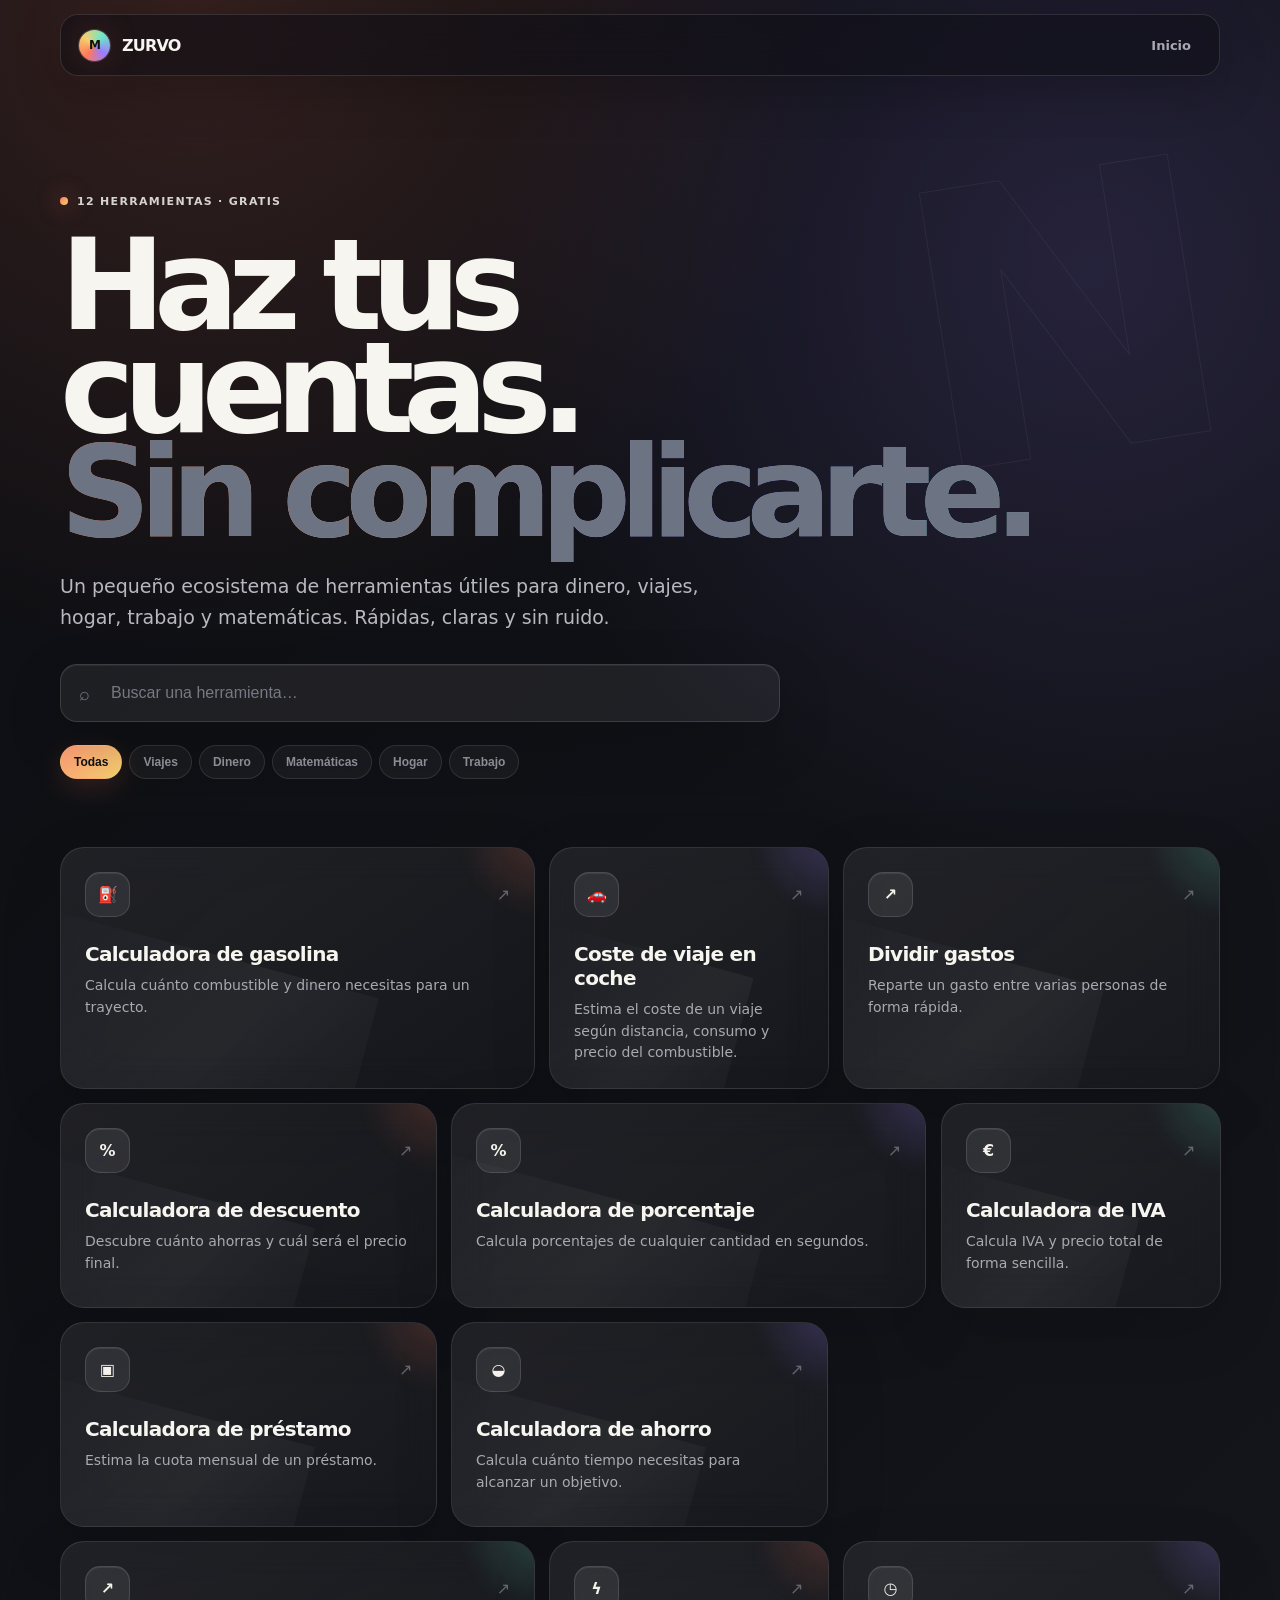
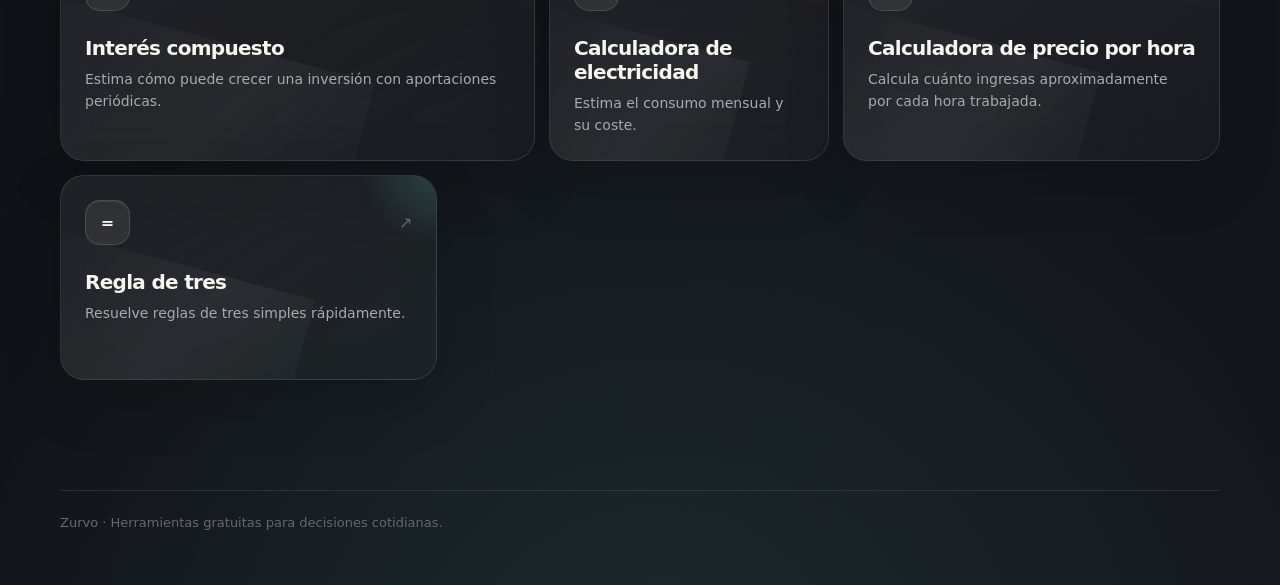
<file: index.html>
<!doctype html>
<html lang="es">
<head>
<meta charset="utf-8">
<meta name="viewport" content="width=device-width,initial-scale=1,viewport-fit=cover">
<meta name="theme-color" content="#f5f7fb">

<link rel="canonical" href="https://zurvo.pages.dev/">

<!-- Google tag (gtag.js) -->
<script async src="https://www.googletagmanager.com/gtag/js?id=G-BXLVKJTHHB"></script>
<script>
  window.dataLayer = window.dataLayer || [];
  function gtag(){dataLayer.push(arguments);}
  gtag('js', new Date());

  gtag('config', 'G-BXLVKJTHHB');
</script>

<title>Zurvo | Herramientas útiles</title>
<meta name="description" content="Calculadoras y herramientas gratuitas para decisiones cotidianas.">
<link rel="stylesheet" href="/ruptura.css">
</head>

<body>

<header class="topbar">
  <a class="brand" href="/">
    <span class="brand-mark">M</span>
    <span>ZURVO</span>
  </a>
  <nav class="nav">
    <a href="/">Inicio</a>
  </nav>
</header>

<main>

<section class="hero reveal">
  <span class="eyebrow">12 herramientas · gratis</span>

  <h1>Haz tus cuentas.<br><span style="color:#6c7483">Sin complicarte.</span></h1>

  <p class="hero-copy">
    Un pequeño ecosistema de herramientas útiles para dinero, viajes, hogar, trabajo y matemáticas. Rápidas, claras y sin ruido.
  </p>

  <div class="search">
    <span class="search-icon">⌕</span>
    <input id="search" type="search" placeholder="Buscar una herramienta…" autocomplete="off">
  </div>

  <div class="chips" id="chips">
    <button class="chip active" data-filter="Todas" type="button">Todas</button>
    <button class="chip" data-filter="Viajes" type="button">Viajes</button>
    <button class="chip" data-filter="Dinero" type="button">Dinero</button>
    <button class="chip" data-filter="Matemáticas" type="button">Matemáticas</button>
    <button class="chip" data-filter="Hogar" type="button">Hogar</button>
    <button class="chip" data-filter="Trabajo" type="button">Trabajo</button>
  </div>
</section>

<section>
  <div class="grid" id="toolGrid">

    <a class="card reveal delay-1" href="/calculadora-gasolina.html" data-category="Viajes" data-search="calculadora de gasolina calcula cuánto combustible y dinero necesitas para un trayecto. viajes">
      <div class="card-top">
        <span class="icon">⛽</span>
        <span class="arrow">↗</span>
      </div>
      <h3>Calculadora de gasolina</h3>
      <p>Calcula cuánto combustible y dinero necesitas para un trayecto.</p>
    </a>

    <a class="card reveal delay-2" href="/coste-viaje-coche.html" data-category="Viajes" data-search="coste de viaje en coche estima el coste de un viaje según distancia, consumo y precio del combustible. viajes">
      <div class="card-top">
        <span class="icon">🚗</span>
        <span class="arrow">↗</span>
      </div>
      <h3>Coste de viaje en coche</h3>
      <p>Estima el coste de un viaje según distancia, consumo y precio del combustible.</p>
    </a>

    <a class="card reveal delay-3" href="/dividir-gastos-viaje.html" data-category="Dinero" data-search="dividir gastos reparte un gasto entre varias personas de forma rápida. dinero">
      <div class="card-top">
        <span class="icon">↗</span>
        <span class="arrow">↗</span>
      </div>
      <h3>Dividir gastos</h3>
      <p>Reparte un gasto entre varias personas de forma rápida.</p>
    </a>

    <a class="card reveal delay-1" href="/calculadora-descuento.html" data-category="Dinero" data-search="calculadora de descuento descubre cuánto ahorras y cuál será el precio final. dinero">
      <div class="card-top">
        <span class="icon">%</span>
        <span class="arrow">↗</span>
      </div>
      <h3>Calculadora de descuento</h3>
      <p>Descubre cuánto ahorras y cuál será el precio final.</p>
    </a>

    <a class="card reveal delay-2" href="/calculadora-porcentaje.html" data-category="Matemáticas" data-search="calculadora de porcentaje calcula porcentajes de cualquier cantidad en segundos. matemáticas">
      <div class="card-top">
        <span class="icon">%</span>
        <span class="arrow">↗</span>
      </div>
      <h3>Calculadora de porcentaje</h3>
      <p>Calcula porcentajes de cualquier cantidad en segundos.</p>
    </a>

    <a class="card reveal delay-3" href="/calculadora-iva.html" data-category="Dinero" data-search="calculadora de iva calcula iva y precio total de forma sencilla. dinero">
      <div class="card-top">
        <span class="icon">€</span>
        <span class="arrow">↗</span>
      </div>
      <h3>Calculadora de IVA</h3>
      <p>Calcula IVA y precio total de forma sencilla.</p>
    </a>

    <a class="card reveal delay-1" href="/calculadora-prestamo.html" data-category="Dinero" data-search="calculadora de préstamo estima la cuota mensual de un préstamo. dinero">
      <div class="card-top">
        <span class="icon">▣</span>
        <span class="arrow">↗</span>
      </div>
      <h3>Calculadora de préstamo</h3>
      <p>Estima la cuota mensual de un préstamo.</p>
    </a>

    <a class="card reveal delay-2" href="/calculadora-ahorro.html" data-category="Dinero" data-search="calculadora de ahorro calcula cuánto tiempo necesitas para alcanzar un objetivo. dinero">
      <div class="card-top">
        <span class="icon">◒</span>
        <span class="arrow">↗</span>
      </div>
      <h3>Calculadora de ahorro</h3>
      <p>Calcula cuánto tiempo necesitas para alcanzar un objetivo.</p>
    </a>

    <a class="card reveal delay-3" href="/interes-compuesto.html" data-category="Dinero" data-search="interés compuesto estima cómo puede crecer una inversión con aportaciones periódicas. dinero">
      <div class="card-top">
        <span class="icon">↗</span>
        <span class="arrow">↗</span>
      </div>
      <h3>Interés compuesto</h3>
      <p>Estima cómo puede crecer una inversión con aportaciones periódicas.</p>
    </a>

    <a class="card reveal delay-1" href="/calculadora-electricidad.html" data-category="Hogar" data-search="calculadora de electricidad estima el consumo mensual y su coste. hogar">
      <div class="card-top">
        <span class="icon">ϟ</span>
        <span class="arrow">↗</span>
      </div>
      <h3>Calculadora de electricidad</h3>
      <p>Estima el consumo mensual y su coste.</p>
    </a>

    <a class="card reveal delay-2" href="/calculadora-precio-hora.html" data-category="Trabajo" data-search="calculadora de precio por hora calcula cuánto ingresas aproximadamente por cada hora trabajada. trabajo">
      <div class="card-top">
        <span class="icon">◷</span>
        <span class="arrow">↗</span>
      </div>
      <h3>Calculadora de precio por hora</h3>
      <p>Calcula cuánto ingresas aproximadamente por cada hora trabajada.</p>
    </a>

    <a class="card reveal delay-3" href="/calculadora-regla-tres.html" data-category="Matemáticas" data-search="regla de tres resuelve reglas de tres simples rápidamente. matemáticas">
      <div class="card-top">
        <span class="icon">=</span>
        <span class="arrow">↗</span>
      </div>
      <h3>Regla de tres</h3>
      <p>Resuelve reglas de tres simples rápidamente.</p>
    </a>

  </div>

  <div class="empty" id="empty">
    No hemos encontrado ninguna herramienta con esa búsqueda.
  </div>
</section>

</main>

<footer>
  <div>Zurvo · Herramientas gratuitas para decisiones cotidianas.</div>
</footer>

<script>
(function(){
  const input = document.getElementById('search');
  const grid = document.getElementById('toolGrid');
  const empty = document.getElementById('empty');
  const cards = [...document.querySelectorAll('.card')];
  const chips = [...document.querySelectorAll('.chip')];

  let category = 'Todas';

  function render(){
    const q = (input.value || '').trim().toLowerCase();
    let visible = 0;

    cards.forEach(c => {
      const okCat = category === 'Todas' || c.dataset.category === category;
      const okSearch = !q || c.dataset.search.includes(q);
      const show = okCat && okSearch;

      c.style.display = show ? 'block' : 'none';

      if(show) visible++;
    });

    empty.style.display = visible ? 'none' : 'block';
  }

  input.addEventListener('input', render);

  chips.forEach(ch => ch.addEventListener('click', () => {
    category = ch.dataset.filter;

    chips.forEach(x => x.classList.toggle('active', x === ch));

    render();
  }));
})();
</script>

</body>
</html>
</file>
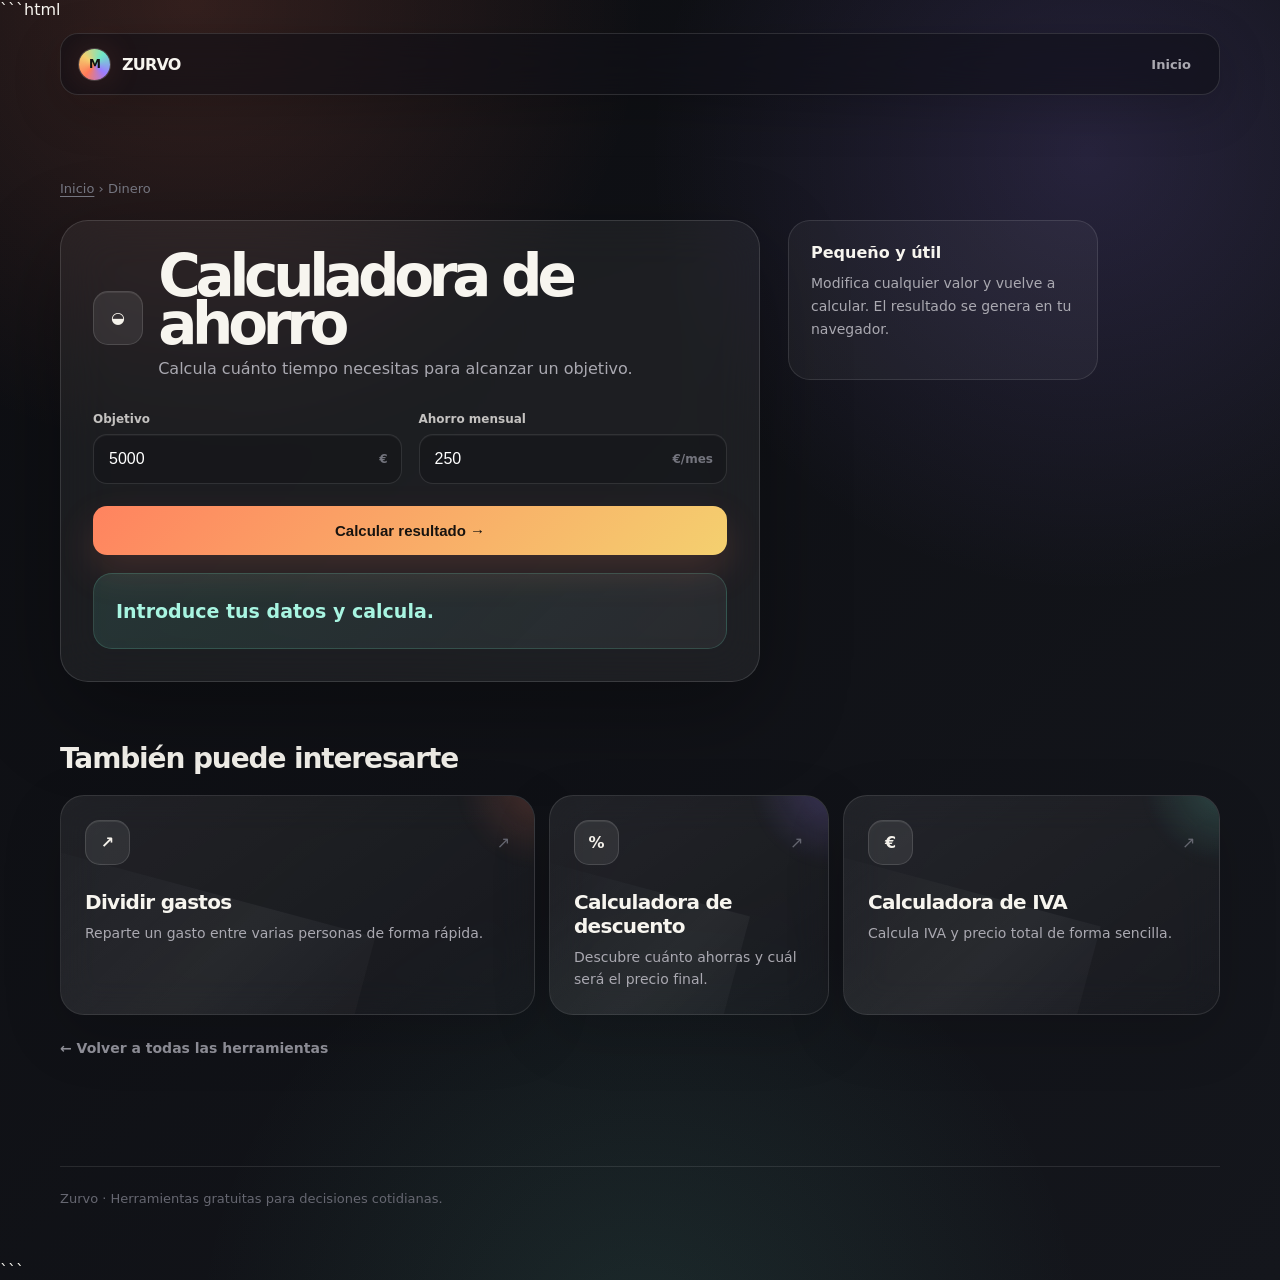
<file: calculadora-ahorro.html>
```html
<!doctype html>
<html lang="es">
<head>
<meta charset="utf-8">
<meta name="viewport" content="width=device-width,initial-scale=1,viewport-fit=cover">
<meta name="theme-color" content="#f5f7fb">
<link rel="canonical" href="https://zurvo.pages.dev/calculadora-ahorro.html">

<!-- Google tag (gtag.js) -->
<script async src="https://www.googletagmanager.com/gtag/js?id=G-BXLVKJTHHB"></script>
<script>
  window.dataLayer = window.dataLayer || [];
  function gtag(){dataLayer.push(arguments);}
  gtag('js', new Date());
  gtag('config', 'G-BXLVKJTHHB');
</script>

<title>Calculadora de ahorro | Zurvo</title>
<meta name="description" content="Calcula cuánto tiempo necesitas para alcanzar un objetivo.">
<link rel="stylesheet" href="/ruptura.css">
</head>

<body>
<header class="topbar">
  <a class="brand" href="/">
    <span class="brand-mark">M</span>
    <span>ZURVO</span>
  </a>
  <nav class="nav">
    <a href="/">Inicio</a>
  </nav>
</header>

<main>
<div class="breadcrumb">
  <a href="/">Inicio</a> <span>›</span> Dinero
</div>

<div class="tool-layout">
  <section class="tool reveal">
    <div class="tool-head">
      <span class="icon">◒</span>
      <div>
        <h1>Calculadora de ahorro</h1>
        <p>Calcula cuánto tiempo necesitas para alcanzar un objetivo.</p>
      </div>
    </div>

    <div class="fields">
      <div class="field">
        <label for="target">Objetivo</label>
        <div class="input-wrap">
          <input id="target" type="number" min="0" step="any" value="5000">
          <span>€</span>
        </div>
      </div>

      <div class="field">
        <label for="monthly">Ahorro mensual</label>
        <div class="input-wrap">
          <input id="monthly" type="number" min="0" step="any" value="250">
          <span>€/mes</span>
        </div>
      </div>
    </div>

    <button class="primary" id="calculateButton" type="button">
      Calcular resultado <span>→</span>
    </button>

    <div id="result" class="result" aria-live="polite">
      Introduce tus datos y calcula.
    </div>
  </section>

  <aside class="side reveal delay-2">
    <div class="side-card">
      <h3>Pequeño y útil</h3>
      <p>Modifica cualquier valor y vuelve a calcular. El resultado se genera en tu navegador.</p>
    </div>
  </aside>
</div>

<section>
  <h2>También puede interesarte</h2>
  <div class="grid">
    <a class="card reveal" href="/dividir-gastos-viaje.html" data-category="Dinero" data-search="dividir gastos reparte un gasto entre varias personas de forma rápida. dinero">
      <div class="card-top">
        <span class="icon">↗</span>
        <span class="arrow">↗</span>
      </div>
      <h3>Dividir gastos</h3>
      <p>Reparte un gasto entre varias personas de forma rápida.</p>
    </a>

    <a class="card reveal" href="/calculadora-descuento.html" data-category="Dinero" data-search="calculadora de descuento descubre cuánto ahorras y cuál será el precio final. dinero">
      <div class="card-top">
        <span class="icon">%</span>
        <span class="arrow">↗</span>
      </div>
      <h3>Calculadora de descuento</h3>
      <p>Descubre cuánto ahorras y cuál será el precio final.</p>
    </a>

    <a class="card reveal" href="/calculadora-iva.html" data-category="Dinero" data-search="calculadora de iva calcula iva y precio total de forma sencilla. dinero">
      <div class="card-top">
        <span class="icon">€</span>
        <span class="arrow">↗</span>
      </div>
      <h3>Calculadora de IVA</h3>
      <p>Calcula IVA y precio total de forma sencilla.</p>
    </a>
  </div>

  <a class="back" href="/">← Volver a todas las herramientas</a>
</section>

<script>
(function () {
  const targetInput = document.getElementById('target');
  const monthlyInput = document.getElementById('monthly');
  const button = document.getElementById('calculateButton');
  const result = document.getElementById('result');

  function calculateSavings() {
    result.classList.remove('is-error');

    const targetText = targetInput.value.trim();
    const monthlyText = monthlyInput.value.trim();

    if (targetText === '' || monthlyText === '') {
      result.textContent = 'Introduce el objetivo y el ahorro mensual.';
      result.classList.add('is-error');
      return;
    }

    const target = Number(targetText);
    const monthly = Number(monthlyText);

    if (
      !Number.isFinite(target) ||
      !Number.isFinite(monthly) ||
      target < 0 ||
      monthly <= 0
    ) {
      result.textContent = 'Introduce un objetivo igual o superior a 0 € y un ahorro mensual superior a 0 €.';
      result.classList.add('is-error');
      return;
    }

    if (target === 0) {
      result.textContent = '¡Objetivo alcanzado! No necesitas ahorrar más.';
      return;
    }

    const months = Math.ceil(target / monthly);
    const years = Math.floor(months / 12);
    const remainingMonths = months % 12;

    let duration = '';

    if (years > 0) {
      duration += years + (years === 1 ? ' año' : ' años');
    }

    if (remainingMonths > 0) {
      if (duration !== '') duration += ' y ';
      duration += remainingMonths +
        (remainingMonths === 1 ? ' mes' : ' meses');
    }

    const euro = value => value.toLocaleString('es-ES', {
      style: 'currency',
      currency: 'EUR'
    });

    result.textContent =
      'Necesitas aproximadamente ' + months +
      (months === 1 ? ' mes' : ' meses') +
      ' (' + duration + ') para alcanzar tu objetivo.';

    if (months * monthly > target) {
      result.textContent +=
        ' Ahorrarás ' + euro(months * monthly) +
        ' en total, ' + euro(months * monthly - target) +
        ' por encima del objetivo.';
    }
  }

  button.addEventListener('click', calculateSavings);

  targetInput.addEventListener('keydown', function (event) {
    if (event.key === 'Enter') calculateSavings();
  });

  monthlyInput.addEventListener('keydown', function (event) {
    if (event.key === 'Enter') calculateSavings();
  });
})();
</script>
</main>

<footer>
  <div>Zurvo · Herramientas gratuitas para decisiones cotidianas.</div>
</footer>
</body>
</html>
```
</file>
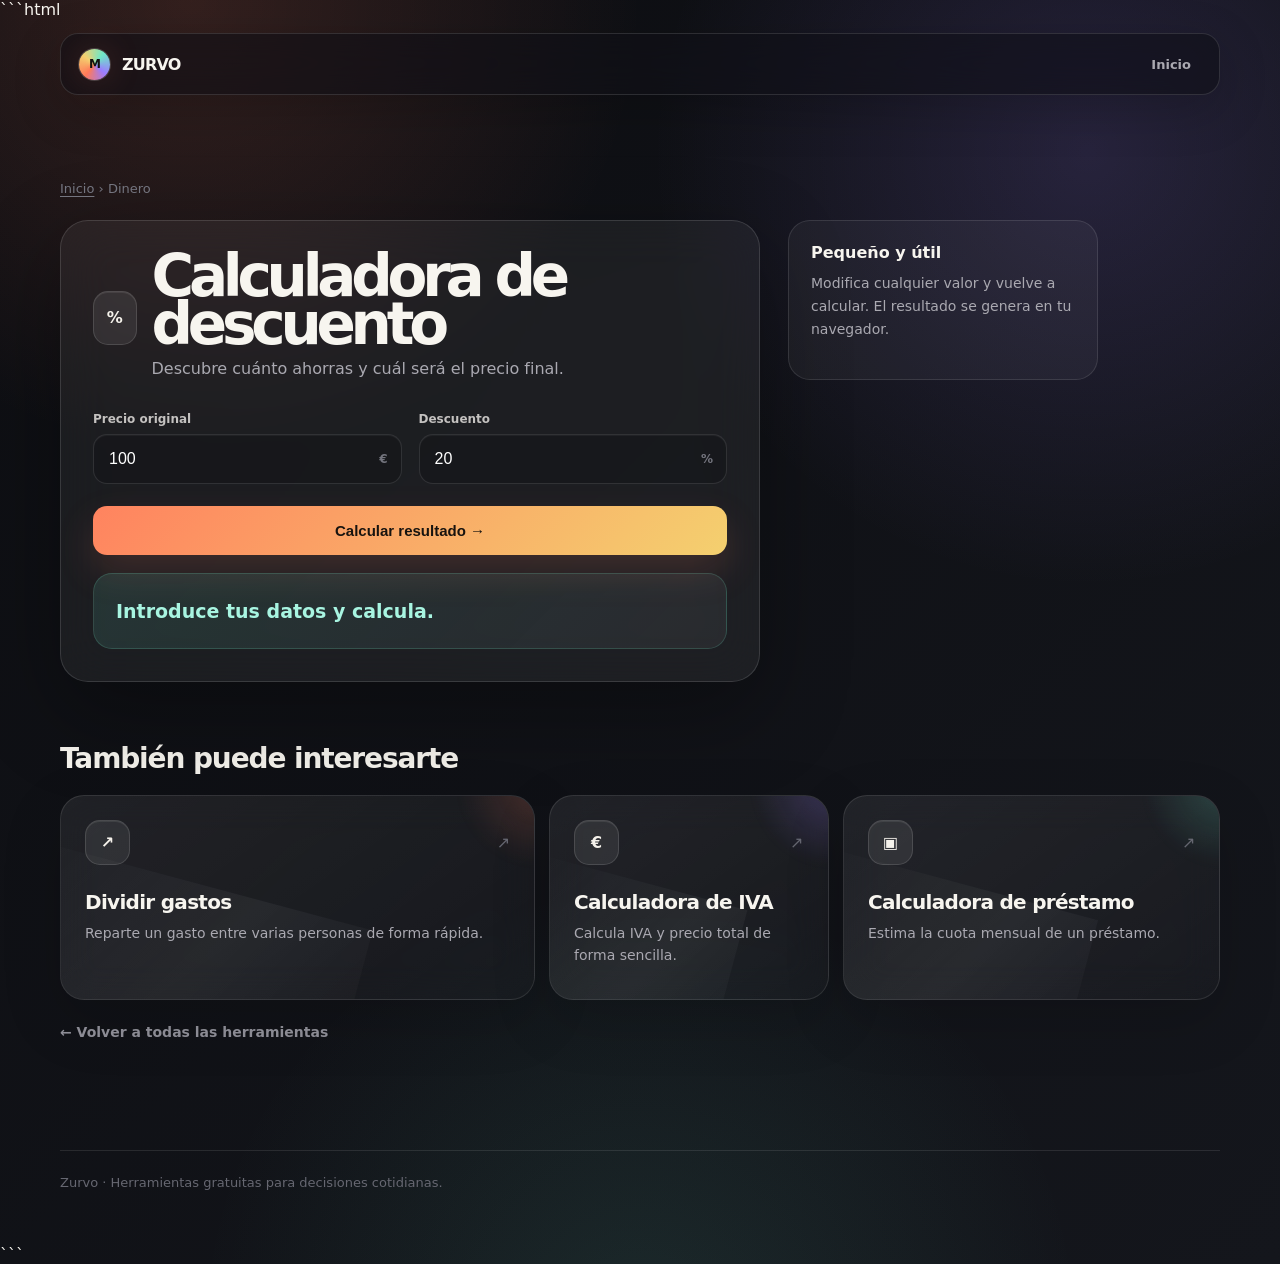
<file: calculadora-descuento.html>
```html
<!doctype html>
<html lang="es">
<head>
<!-- Google tag (gtag.js) -->
<script async src="https://www.googletagmanager.com/gtag/js?id=G-BXLVKJTHHB"></script>
<script>
  window.dataLayer = window.dataLayer || [];
  function gtag(){dataLayer.push(arguments);}
  gtag('js', new Date());

  gtag('config', 'G-BXLVKJTHHB');
</script>

<meta charset="utf-8">
<meta name="viewport" content="width=device-width,initial-scale=1,viewport-fit=cover">
<meta name="theme-color" content="#f5f7fb">
<link rel="canonical" href="https://zurvo.pages.dev/calculadora-descuento.html">

<title>Calculadora de descuento | Zurvo</title>
<meta name="description" content="Descubre cuánto ahorras y cuál será el precio final.">
<link rel="stylesheet" href="/ruptura.css">
</head>

<body>
<header class="topbar">
  <a class="brand" href="/">
    <span class="brand-mark">M</span>
    <span>ZURVO</span>
  </a>
  <nav class="nav">
    <a href="/">Inicio</a>
  </nav>
</header>

<main>
<div class="breadcrumb">
  <a href="/">Inicio</a> <span>›</span> Dinero
</div>

<div class="tool-layout">
  <section class="tool reveal">
    <div class="tool-head">
      <span class="icon">%</span>
      <div>
        <h1>Calculadora de descuento</h1>
        <p>Descubre cuánto ahorras y cuál será el precio final.</p>
      </div>
    </div>

    <div class="fields">
      <div class="field">
        <label for="price">Precio original</label>
        <div class="input-wrap">
          <input id="price" type="number" step="any" value="100">
          <span>€</span>
        </div>
      </div>

      <div class="field">
        <label for="discount">Descuento</label>
        <div class="input-wrap">
          <input id="discount" type="number" step="any" value="20">
          <span>%</span>
        </div>
      </div>
    </div>

    <button class="primary" type="button" onclick="calc()">
      Calcular resultado <span>→</span>
    </button>

    <div id="result" class="result">Introduce tus datos y calcula.</div>
  </section>

  <aside class="side reveal delay-2">
    <div class="side-card">
      <h3>Pequeño y útil</h3>
      <p>Modifica cualquier valor y vuelve a calcular. El resultado se genera en tu navegador.</p>
    </div>
  </aside>
</div>

<section>
  <h2>También puede interesarte</h2>
  <div class="grid">
    <a class="card reveal" href="/dividir-gastos-viaje.html" data-category="Dinero" data-search="dividir gastos reparte un gasto entre varias personas de forma rápida. dinero">
      <div class="card-top">
        <span class="icon">↗</span>
        <span class="arrow">↗</span>
      </div>
      <h3>Dividir gastos</h3>
      <p>Reparte un gasto entre varias personas de forma rápida.</p>
    </a>

    <a class="card reveal" href="/calculadora-iva.html" data-category="Dinero" data-search="calculadora de iva calcula iva y precio total de forma sencilla. dinero">
      <div class="card-top">
        <span class="icon">€</span>
        <span class="arrow">↗</span>
      </div>
      <h3>Calculadora de IVA</h3>
      <p>Calcula IVA y precio total de forma sencilla.</p>
    </a>

    <a class="card reveal" href="/calculadora-prestamo.html" data-category="Dinero" data-search="calculadora de préstamo estima la cuota mensual de un préstamo. dinero">
      <div class="card-top">
        <span class="icon">▣</span>
        <span class="arrow">↗</span>
      </div>
      <h3>Calculadora de préstamo</h3>
      <p>Estima la cuota mensual de un préstamo.</p>
    </a>
  </div>

  <a class="back" href="/">← Volver a todas las herramientas</a>
</section>

<script>
function calc(){
  const price = Number(document.getElementById('price').value);
  const discount = Number(document.getElementById('discount').value);
  const result = document.getElementById('result');

  result.classList.remove('is-error');

  if([price, discount].some(Number.isNaN)){
    result.textContent = 'Introduce todos los valores.';
    result.classList.add('is-error');
    return;
  }

  try {
    result.textContent = (function(){
      const saving = price * discount / 100;
      return `Ahorras ${saving.toFixed(2)} € y el precio final es ${(price-saving).toFixed(2)} €.`;
    })();
  } catch(error) {
    result.textContent = 'No se ha podido realizar el cálculo. Revisa los valores.';
    result.classList.add('is-error');
    console.error(error);
  }
}
</script>
</main>

<footer>
  <div>Zurvo · Herramientas gratuitas para decisiones cotidianas.</div>
</footer>
</body>
</html>
```
</file>
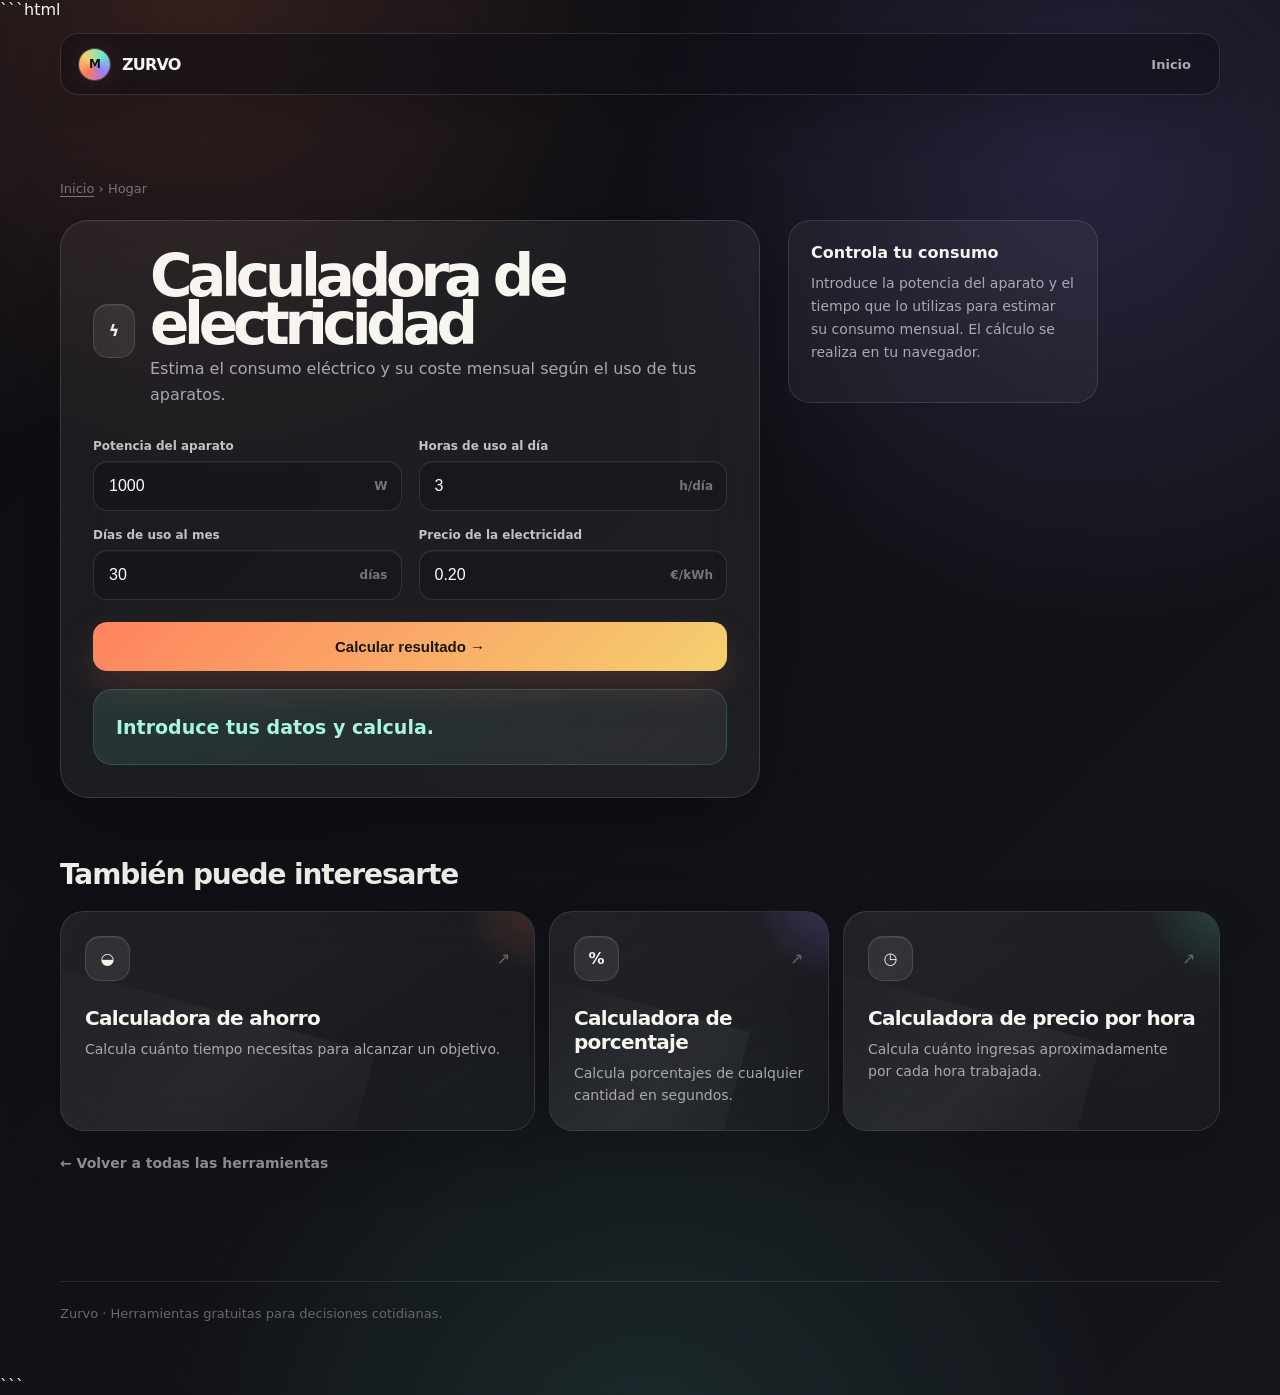
<file: calculadora-electricidad.html>
```html
<!doctype html>
<html lang="es">
<head>
<meta charset="utf-8">
<meta name="viewport" content="width=device-width,initial-scale=1,viewport-fit=cover">
<meta name="theme-color" content="#f5f7fb">
<link rel="canonical" href="https://zurvo.pages.dev/calculadora-electricidad.html">

<!-- Google tag (gtag.js) -->
<script async src="https://www.googletagmanager.com/gtag/js?id=G-BXLVKJTHHB"></script>
<script>
  window.dataLayer = window.dataLayer || [];
  function gtag(){dataLayer.push(arguments);}
  gtag('js', new Date());
  gtag('config', 'G-BXLVKJTHHB');
</script>

<title>Calculadora de electricidad | Zurvo</title>
<meta name="description" content="Calcula el consumo eléctrico de tus aparatos y estima cuánto cuestan al mes.">
<link rel="stylesheet" href="/ruptura.css">
</head>

<body>
<header class="topbar">
  <a class="brand" href="/">
    <span class="brand-mark">M</span>
    <span>ZURVO</span>
  </a>
  <nav class="nav">
    <a href="/">Inicio</a>
  </nav>
</header>

<main>
<div class="breadcrumb">
  <a href="/">Inicio</a> <span>›</span> Hogar
</div>

<div class="tool-layout">
  <section class="tool reveal">
    <div class="tool-head">
      <span class="icon">ϟ</span>
      <div>
        <h1>Calculadora de electricidad</h1>
        <p>Estima el consumo eléctrico y su coste mensual según el uso de tus aparatos.</p>
      </div>
    </div>

    <div class="fields">
      <div class="field">
        <label for="power">Potencia del aparato</label>
        <div class="input-wrap">
          <input id="power" type="number" min="0" step="any" value="1000">
          <span>W</span>
        </div>
      </div>

      <div class="field">
        <label for="hours">Horas de uso al día</label>
        <div class="input-wrap">
          <input id="hours" type="number" min="0" max="24" step="any" value="3">
          <span>h/día</span>
        </div>
      </div>

      <div class="field">
        <label for="days">Días de uso al mes</label>
        <div class="input-wrap">
          <input id="days" type="number" min="0" max="31" step="any" value="30">
          <span>días</span>
        </div>
      </div>

      <div class="field">
        <label for="price">Precio de la electricidad</label>
        <div class="input-wrap">
          <input id="price" type="number" min="0" step="any" value="0.20">
          <span>€/kWh</span>
        </div>
      </div>
    </div>

    <button class="primary" id="calculateButton" type="button">
      Calcular resultado <span>→</span>
    </button>

    <div id="result" class="result" aria-live="polite">
      Introduce tus datos y calcula.
    </div>
  </section>

  <aside class="side reveal delay-2">
    <div class="side-card">
      <h3>Controla tu consumo</h3>
      <p>Introduce la potencia del aparato y el tiempo que lo utilizas para estimar su consumo mensual. El cálculo se realiza en tu navegador.</p>
    </div>
  </aside>
</div>

<section>
  <h2>También puede interesarte</h2>
  <div class="grid">
    <a class="card reveal" href="/calculadora-ahorro.html" data-category="Dinero" data-search="calculadora de ahorro calcula cuánto tiempo necesitas para alcanzar un objetivo. dinero">
      <div class="card-top">
        <span class="icon">◒</span>
        <span class="arrow">↗</span>
      </div>
      <h3>Calculadora de ahorro</h3>
      <p>Calcula cuánto tiempo necesitas para alcanzar un objetivo.</p>
    </a>

    <a class="card reveal" href="/calculadora-porcentaje.html" data-category="Matemáticas" data-search="calculadora de porcentaje calcula porcentajes de cualquier cantidad en segundos. matemáticas">
      <div class="card-top">
        <span class="icon">%</span>
        <span class="arrow">↗</span>
      </div>
      <h3>Calculadora de porcentaje</h3>
      <p>Calcula porcentajes de cualquier cantidad en segundos.</p>
    </a>

    <a class="card reveal" href="/calculadora-precio-hora.html" data-category="Trabajo" data-search="calculadora de precio por hora calcula cuánto ingresas aproximadamente por cada hora trabajada. trabajo">
      <div class="card-top">
        <span class="icon">◷</span>
        <span class="arrow">↗</span>
      </div>
      <h3>Calculadora de precio por hora</h3>
      <p>Calcula cuánto ingresas aproximadamente por cada hora trabajada.</p>
    </a>
  </div>

  <a class="back" href="/">← Volver a todas las herramientas</a>
</section>

<script>
(function () {
  const powerInput = document.getElementById('power');
  const hoursInput = document.getElementById('hours');
  const daysInput = document.getElementById('days');
  const priceInput = document.getElementById('price');
  const button = document.getElementById('calculateButton');
  const result = document.getElementById('result');

  function calculateElectricity() {
    result.classList.remove('is-error');

    const fields = [
      powerInput.value.trim(),
      hoursInput.value.trim(),
      daysInput.value.trim(),
      priceInput.value.trim()
    ];

    if (fields.some(value => value === '')) {
      result.textContent = 'Introduce todos los valores.';
      result.classList.add('is-error');
      return;
    }

    const power = Number(fields[0]);
    const hours = Number(fields[1]);
    const days = Number(fields[2]);
    const price = Number(fields[3]);

    if (
      ![power, hours, days, price].every(Number.isFinite) ||
      power < 0 ||
      hours < 0 || hours > 24 ||
      days < 0 || days > 31 ||
      price < 0
    ) {
      result.textContent = 'Revisa los valores. Las horas deben estar entre 0 y 24, los días entre 0 y 31 y los demás valores no pueden ser negativos.';
      result.classList.add('is-error');
      return;
    }

    const consumption = (power / 1000) * hours * days;
    const cost = consumption * price;

    const formatNumber = value => value.toLocaleString('es-ES', {
      minimumFractionDigits: 2,
      maximumFractionDigits: 2
    });

    result.textContent =
      'Consumo mensual estimado: ' + formatNumber(consumption) +
      ' kWh. Coste mensual estimado: ' +
      cost.toLocaleString('es-ES', {
        style: 'currency',
        currency: 'EUR'
      }) + '.';
  }

  button.addEventListener('click', calculateElectricity);

  [powerInput, hoursInput, daysInput, priceInput].forEach(input => {
    input.addEventListener('keydown', function (event) {
      if (event.key === 'Enter') calculateElectricity();
    });
  });
})();
</script>
</main>

<footer>
  <div>Zurvo · Herramientas gratuitas para decisiones cotidianas.</div>
</footer>
</body>
</html>
```
</file>
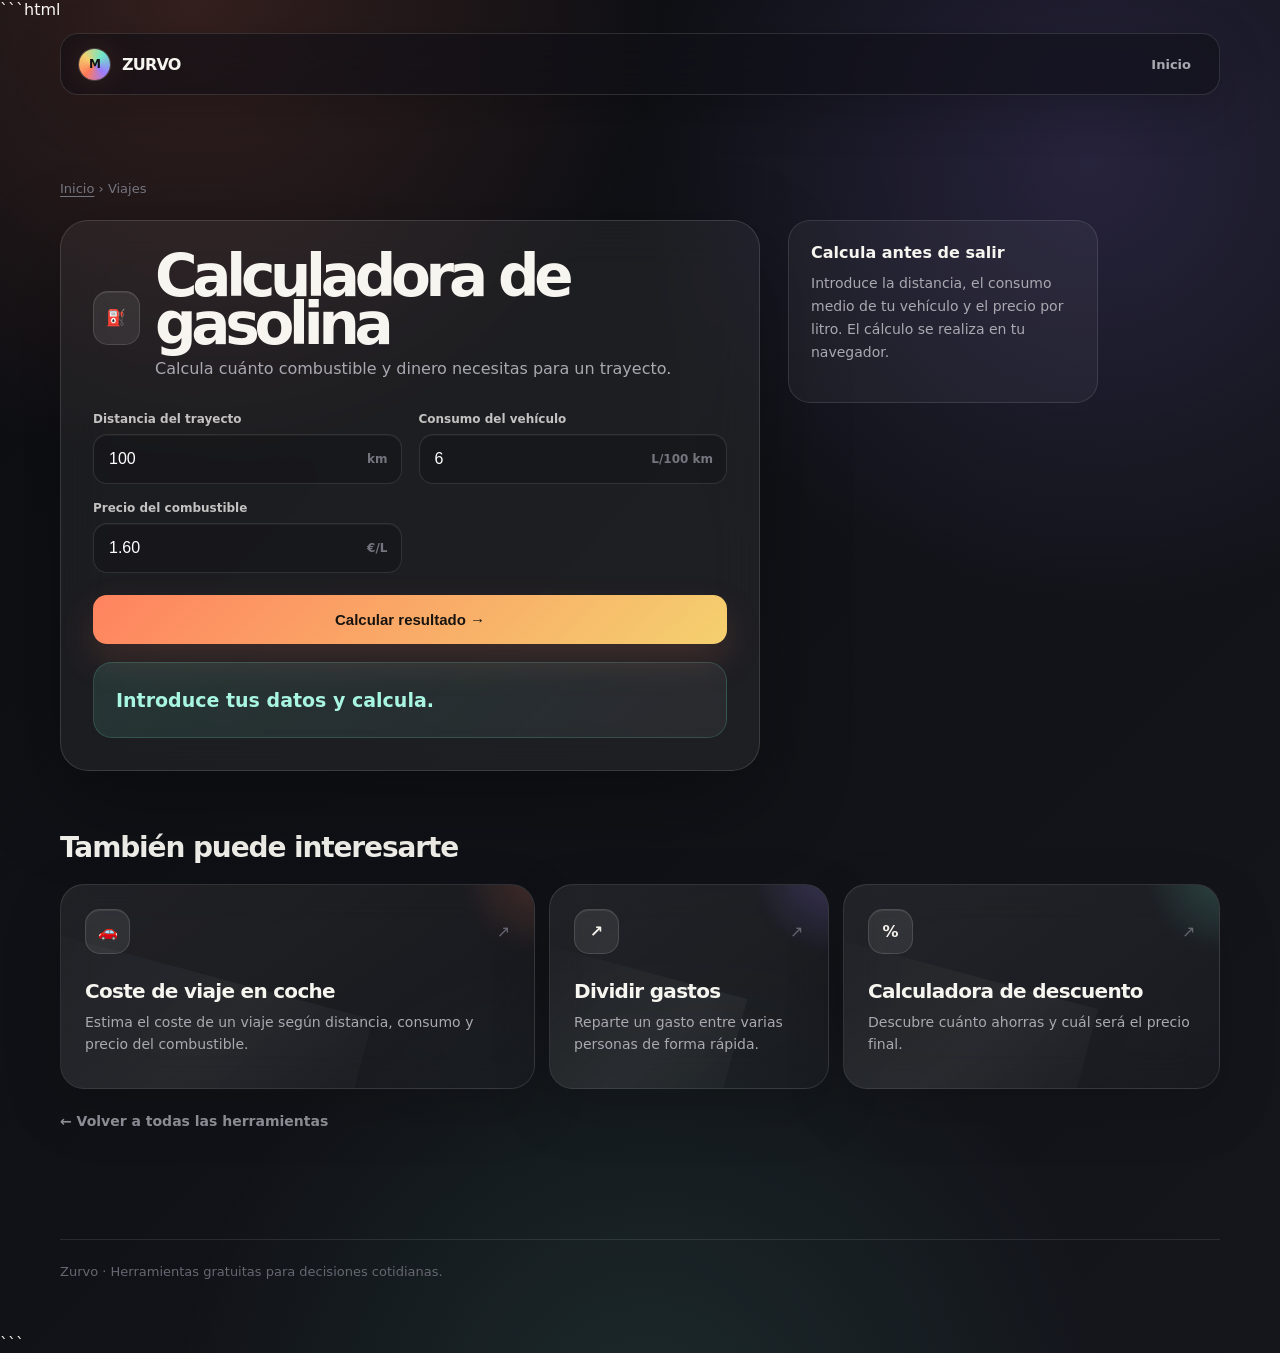
<file: calculadora-gasolina.html>
```html
<!doctype html>
<html lang="es">
<head>
<meta charset="utf-8">
<meta name="viewport" content="width=device-width,initial-scale=1,viewport-fit=cover">
<meta name="theme-color" content="#f5f7fb">
<link rel="canonical" href="https://zurvo.pages.dev/calculadora-gasolina.html">

<!-- Google tag (gtag.js) -->
<script async src="https://www.googletagmanager.com/gtag/js?id=G-BXLVKJTHHB"></script>
<script>
  window.dataLayer = window.dataLayer || [];
  function gtag(){dataLayer.push(arguments);}
  gtag('js', new Date());
  gtag('config', 'G-BXLVKJTHHB');
</script>

<title>Calculadora de gasolina | Zurvo</title>
<meta name="description" content="Calcula cuánto combustible necesitas y cuánto te costará un trayecto en coche.">
<link rel="stylesheet" href="/ruptura.css">
</head>

<body>
<header class="topbar">
  <a class="brand" href="/">
    <span class="brand-mark">M</span>
    <span>ZURVO</span>
  </a>
  <nav class="nav">
    <a href="/">Inicio</a>
  </nav>
</header>

<main>
<div class="breadcrumb">
  <a href="/">Inicio</a> <span>›</span> Viajes
</div>

<div class="tool-layout">
  <section class="tool reveal">
    <div class="tool-head">
      <span class="icon">⛽</span>
      <div>
        <h1>Calculadora de gasolina</h1>
        <p>Calcula cuánto combustible y dinero necesitas para un trayecto.</p>
      </div>
    </div>

    <div class="fields">
      <div class="field">
        <label for="distance">Distancia del trayecto</label>
        <div class="input-wrap">
          <input id="distance" type="number" min="0" step="any" value="100">
          <span>km</span>
        </div>
      </div>

      <div class="field">
        <label for="consumption">Consumo del vehículo</label>
        <div class="input-wrap">
          <input id="consumption" type="number" min="0" step="any" value="6">
          <span>L/100 km</span>
        </div>
      </div>

      <div class="field">
        <label for="fuelPrice">Precio del combustible</label>
        <div class="input-wrap">
          <input id="fuelPrice" type="number" min="0" step="any" value="1.60">
          <span>€/L</span>
        </div>
      </div>
    </div>

    <button class="primary" id="calculateButton" type="button">
      Calcular resultado <span>→</span>
    </button>

    <div id="result" class="result" aria-live="polite">
      Introduce tus datos y calcula.
    </div>
  </section>

  <aside class="side reveal delay-2">
    <div class="side-card">
      <h3>Calcula antes de salir</h3>
      <p>Introduce la distancia, el consumo medio de tu vehículo y el precio por litro. El cálculo se realiza en tu navegador.</p>
    </div>
  </aside>
</div>

<section>
  <h2>También puede interesarte</h2>
  <div class="grid">
    <a class="card reveal" href="/coste-viaje-coche.html" data-category="Viajes" data-search="coste de viaje en coche estima el coste de un viaje según distancia, consumo y precio del combustible. viajes">
      <div class="card-top">
        <span class="icon">🚗</span>
        <span class="arrow">↗</span>
      </div>
      <h3>Coste de viaje en coche</h3>
      <p>Estima el coste de un viaje según distancia, consumo y precio del combustible.</p>
    </a>

    <a class="card reveal" href="/dividir-gastos-viaje.html" data-category="Dinero" data-search="dividir gastos reparte un gasto entre varias personas de forma rápida. dinero">
      <div class="card-top">
        <span class="icon">↗</span>
        <span class="arrow">↗</span>
      </div>
      <h3>Dividir gastos</h3>
      <p>Reparte un gasto entre varias personas de forma rápida.</p>
    </a>

    <a class="card reveal" href="/calculadora-descuento.html" data-category="Dinero" data-search="calculadora de descuento descubre cuánto ahorras y cuál será el precio final. dinero">
      <div class="card-top">
        <span class="icon">%</span>
        <span class="arrow">↗</span>
      </div>
      <h3>Calculadora de descuento</h3>
      <p>Descubre cuánto ahorras y cuál será el precio final.</p>
    </a>
  </div>

  <a class="back" href="/">← Volver a todas las herramientas</a>
</section>

<script>
(function () {
  const distanceInput = document.getElementById('distance');
  const consumptionInput = document.getElementById('consumption');
  const fuelPriceInput = document.getElementById('fuelPrice');
  const button = document.getElementById('calculateButton');
  const result = document.getElementById('result');

  function calculateFuel() {
    result.classList.remove('is-error');

    const values = [
      distanceInput.value.trim(),
      consumptionInput.value.trim(),
      fuelPriceInput.value.trim()
    ];

    if (values.some(value => value === '')) {
      result.textContent = 'Introduce todos los valores.';
      result.classList.add('is-error');
      return;
    }

    const distance = Number(values[0]);
    const consumption = Number(values[1]);
    const fuelPrice = Number(values[2]);

    if (
      ![distance, consumption, fuelPrice].every(Number.isFinite) ||
      distance < 0 ||
      consumption < 0 ||
      fuelPrice < 0
    ) {
      result.textContent = 'Introduce valores válidos iguales o superiores a cero.';
      result.classList.add('is-error');
      return;
    }

    const litres = distance * consumption / 100;
    const cost = litres * fuelPrice;

    const formatNumber = value => value.toLocaleString('es-ES', {
      minimumFractionDigits: 2,
      maximumFractionDigits: 2
    });

    result.textContent =
      'Necesitarás aproximadamente ' + formatNumber(litres) +
      ' litros de combustible. Coste estimado: ' +
      cost.toLocaleString('es-ES', {
        style: 'currency',
        currency: 'EUR'
      }) + '.';
  }

  button.addEventListener('click', calculateFuel);

  [distanceInput, consumptionInput, fuelPriceInput].forEach(input => {
    input.addEventListener('keydown', function (event) {
      if (event.key === 'Enter') calculateFuel();
    });
  });
})();
</script>
</main>

<footer>
  <div>Zurvo · Herramientas gratuitas para decisiones cotidianas.</div>
</footer>
</body>
</html>
```
</file>
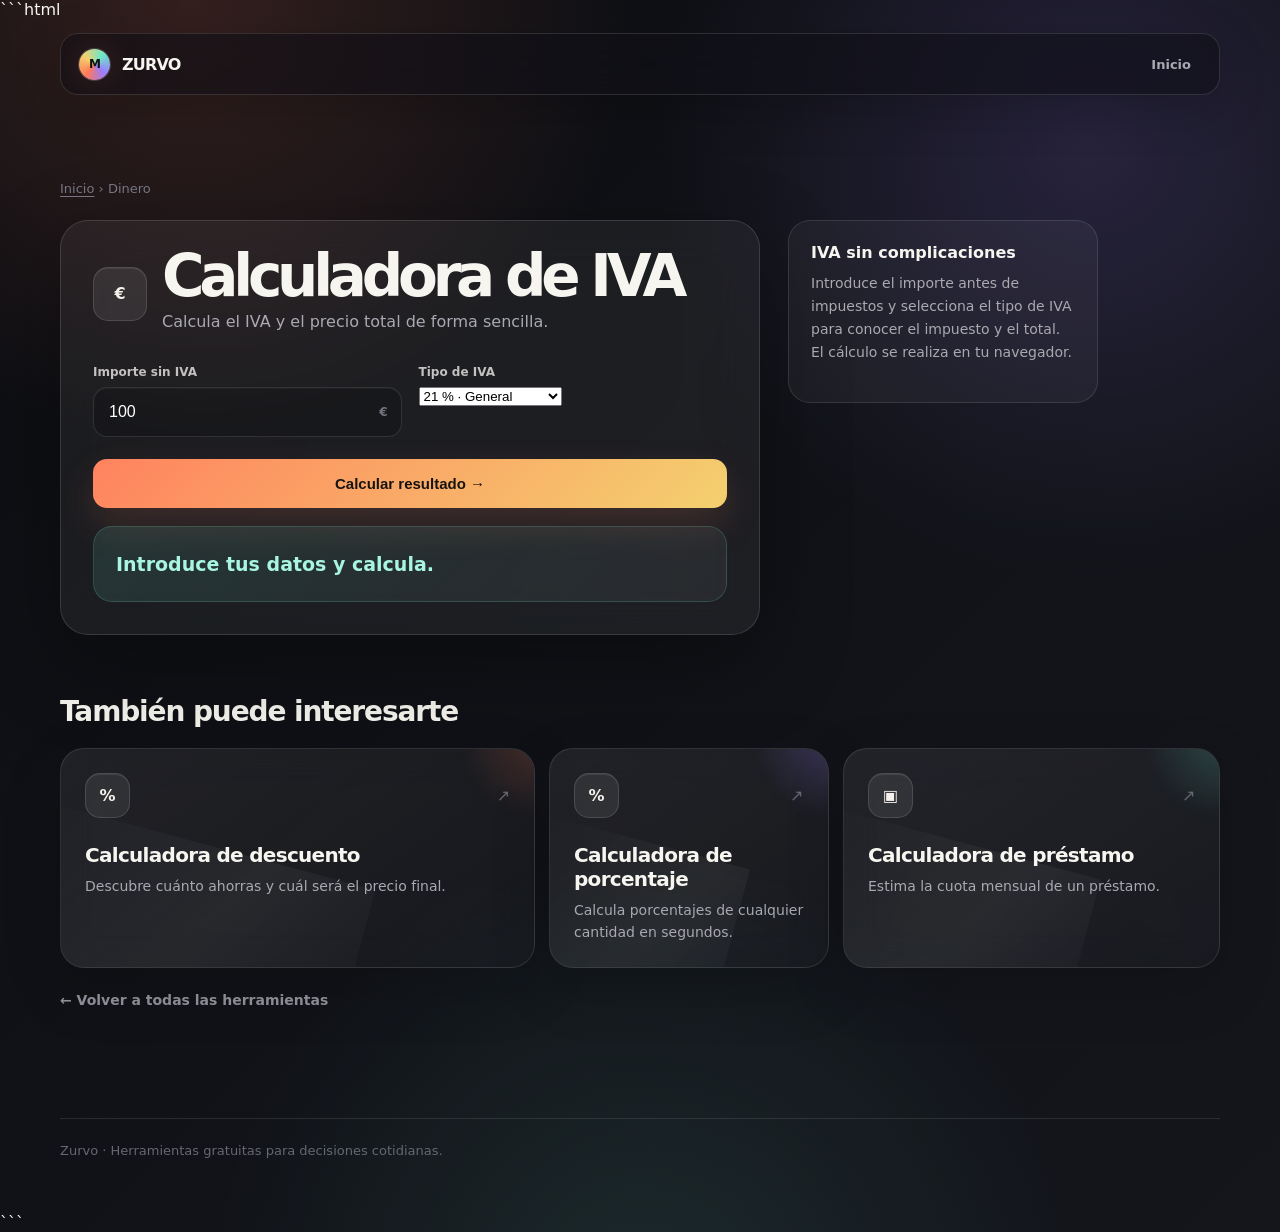
<file: calculadora-iva.html>
```html
<!doctype html>
<html lang="es">
<head>
<meta charset="utf-8">
<meta name="viewport" content="width=device-width,initial-scale=1,viewport-fit=cover">
<meta name="theme-color" content="#f5f7fb">
<link rel="canonical" href="https://zurvo.pages.dev/calculadora-iva.html">

<!-- Google tag (gtag.js) -->
<script async src="https://www.googletagmanager.com/gtag/js?id=G-BXLVKJTHHB"></script>
<script>
  window.dataLayer = window.dataLayer || [];
  function gtag(){dataLayer.push(arguments);}
  gtag('js', new Date());
  gtag('config', 'G-BXLVKJTHHB');
</script>

<title>Calculadora de IVA | Zurvo</title>
<meta name="description" content="Calcula el IVA de un importe y descubre el precio total o la base imponible.">
<link rel="stylesheet" href="/ruptura.css">
</head>

<body>
<header class="topbar">
  <a class="brand" href="/">
    <span class="brand-mark">M</span>
    <span>ZURVO</span>
  </a>
  <nav class="nav">
    <a href="/">Inicio</a>
  </nav>
</header>

<main>
<div class="breadcrumb">
  <a href="/">Inicio</a> <span>›</span> Dinero
</div>

<div class="tool-layout">
  <section class="tool reveal">
    <div class="tool-head">
      <span class="icon">€</span>
      <div>
        <h1>Calculadora de IVA</h1>
        <p>Calcula el IVA y el precio total de forma sencilla.</p>
      </div>
    </div>

    <div class="fields">
      <div class="field">
        <label for="amount">Importe sin IVA</label>
        <div class="input-wrap">
          <input id="amount" type="number" min="0" step="any" value="100">
          <span>€</span>
        </div>
      </div>

      <div class="field">
        <label for="rate">Tipo de IVA</label>
        <div class="input-wrap">
          <select id="rate">
            <option value="21" selected>21 % · General</option>
            <option value="10">10 % · Reducido</option>
            <option value="4">4 % · Superreducido</option>
            <option value="0">0 %</option>
            <option value="custom">Personalizado</option>
          </select>
        </div>
      </div>

      <div class="field" id="customRateField" hidden>
        <label for="customRate">IVA personalizado</label>
        <div class="input-wrap">
          <input id="customRate" type="number" min="0" step="any" value="21">
          <span>%</span>
        </div>
      </div>
    </div>

    <button class="primary" id="calculateButton" type="button">
      Calcular resultado <span>→</span>
    </button>

    <div id="result" class="result" aria-live="polite">
      Introduce tus datos y calcula.
    </div>
  </section>

  <aside class="side reveal delay-2">
    <div class="side-card">
      <h3>IVA sin complicaciones</h3>
      <p>Introduce el importe antes de impuestos y selecciona el tipo de IVA para conocer el impuesto y el total. El cálculo se realiza en tu navegador.</p>
    </div>
  </aside>
</div>

<section>
  <h2>También puede interesarte</h2>
  <div class="grid">
    <a class="card reveal" href="/calculadora-descuento.html" data-category="Dinero" data-search="calculadora de descuento descubre cuánto ahorras y cuál será el precio final. dinero">
      <div class="card-top">
        <span class="icon">%</span>
        <span class="arrow">↗</span>
      </div>
      <h3>Calculadora de descuento</h3>
      <p>Descubre cuánto ahorras y cuál será el precio final.</p>
    </a>

    <a class="card reveal" href="/calculadora-porcentaje.html" data-category="Matemáticas" data-search="calculadora de porcentaje calcula porcentajes de cualquier cantidad en segundos. matemáticas">
      <div class="card-top">
        <span class="icon">%</span>
        <span class="arrow">↗</span>
      </div>
      <h3>Calculadora de porcentaje</h3>
      <p>Calcula porcentajes de cualquier cantidad en segundos.</p>
    </a>

    <a class="card reveal" href="/calculadora-prestamo.html" data-category="Dinero" data-search="calculadora de préstamo estima la cuota mensual de un préstamo. dinero">
      <div class="card-top">
        <span class="icon">▣</span>
        <span class="arrow">↗</span>
      </div>
      <h3>Calculadora de préstamo</h3>
      <p>Estima la cuota mensual de un préstamo.</p>
    </a>
  </div>

  <a class="back" href="/">← Volver a todas las herramientas</a>
</section>

<script>
(function () {
  const amountInput = document.getElementById('amount');
  const rateSelect = document.getElementById('rate');
  const customRateInput = document.getElementById('customRate');
  const customRateField = document.getElementById('customRateField');
  const button = document.getElementById('calculateButton');
  const result = document.getElementById('result');

  rateSelect.addEventListener('change', function () {
    customRateField.hidden = rateSelect.value !== 'custom';
  });

  function calculateIVA() {
    result.classList.remove('is-error');

    if (amountInput.value.trim() === '') {
      result.textContent = 'Introduce el importe sin IVA.';
      result.classList.add('is-error');
      return;
    }

    const amount = Number(amountInput.value);
    let rate;

    if (rateSelect.value === 'custom') {
      if (customRateInput.value.trim() === '') {
        result.textContent = 'Introduce el porcentaje de IVA personalizado.';
        result.classList.add('is-error');
        return;
      }
      rate = Number(customRateInput.value);
    } else {
      rate = Number(rateSelect.value);
    }

    if (
      !Number.isFinite(amount) ||
      !Number.isFinite(rate) ||
      amount < 0 ||
      rate < 0
    ) {
      result.textContent = 'Introduce valores válidos iguales o superiores a cero.';
      result.classList.add('is-error');
      return;
    }

    const iva = amount * rate / 100;
    const total = amount + iva;

    const euro = value => value.toLocaleString('es-ES', {
      style: 'currency',
      currency: 'EUR'
    });

    result.textContent =
      'Base imponible: ' + euro(amount) +
      '. IVA (' + rate.toLocaleString('es-ES') + ' %): ' +
      euro(iva) + '. Precio total: ' + euro(total) + '.';
  }

  button.addEventListener('click', calculateIVA);

  [amountInput, customRateInput].forEach(input => {
    input.addEventListener('keydown', function (event) {
      if (event.key === 'Enter') calculateIVA();
    });
  });
})();
</script>
</main>

<footer>
  <div>Zurvo · Herramientas gratuitas para decisiones cotidianas.</div>
</footer>
</body>
</html>
```
</file>
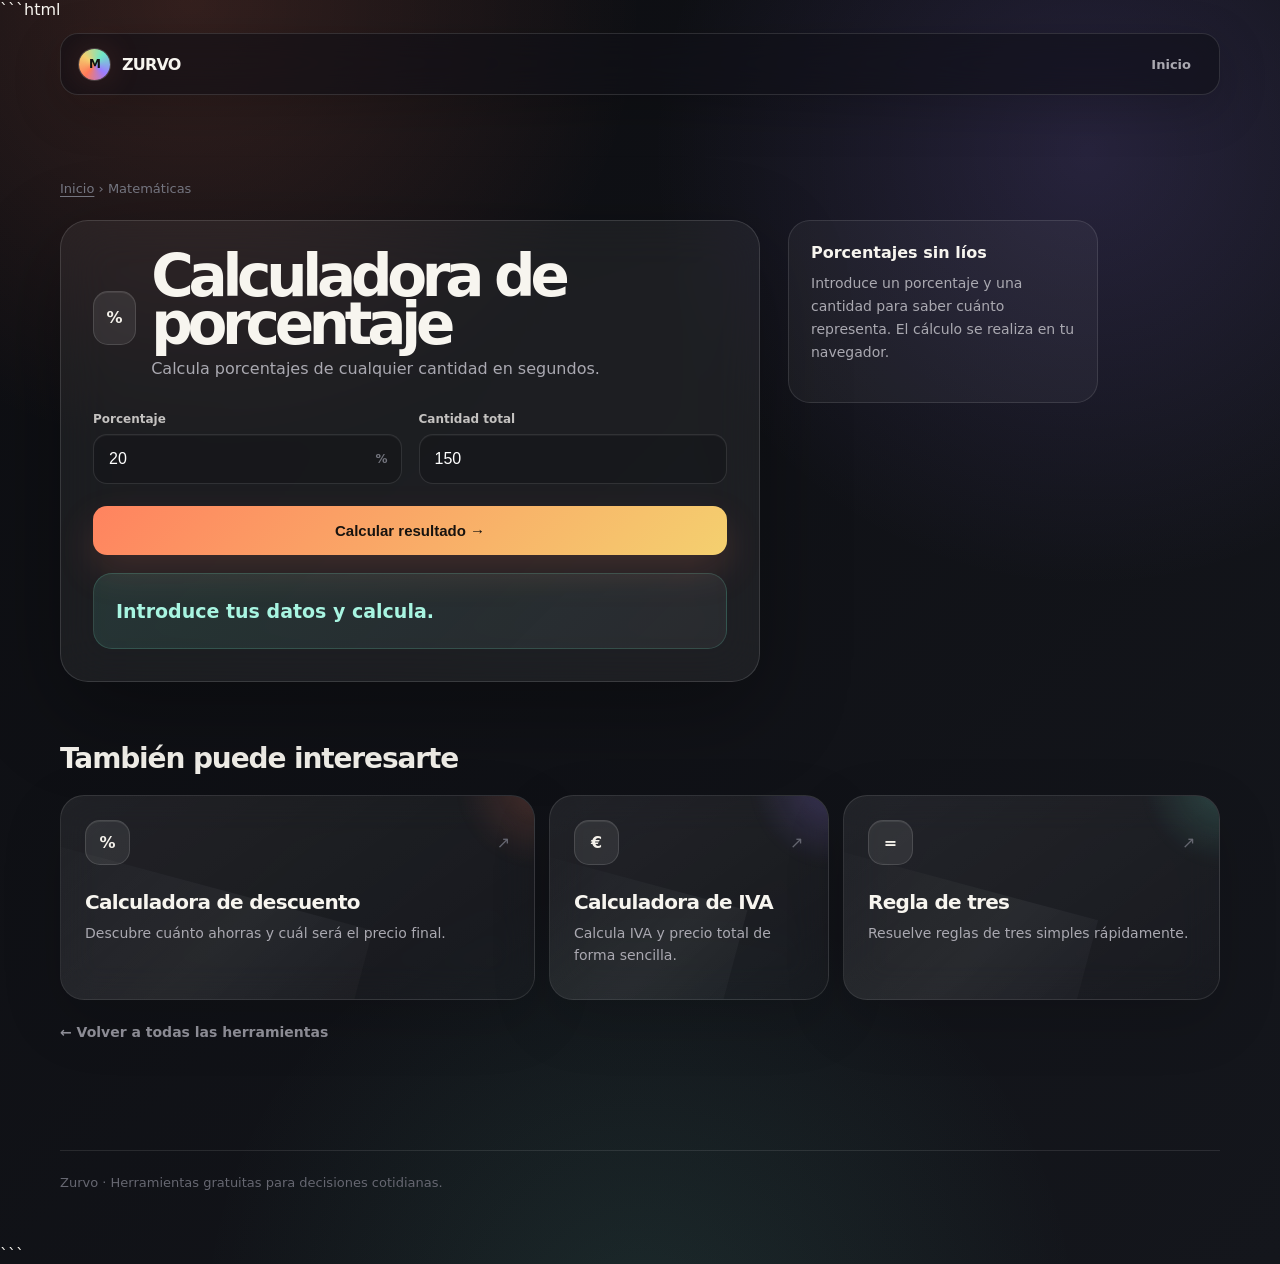
<file: calculadora-porcentaje.html>
```html
<!doctype html>
<html lang="es">
<head>
<meta charset="utf-8">
<meta name="viewport" content="width=device-width,initial-scale=1,viewport-fit=cover">
<meta name="theme-color" content="#f5f7fb">
<link rel="canonical" href="https://zurvo.pages.dev/calculadora-porcentaje.html">

<!-- Google tag (gtag.js) -->
<script async src="https://www.googletagmanager.com/gtag/js?id=G-BXLVKJTHHB"></script>
<script>
  window.dataLayer = window.dataLayer || [];
  function gtag(){dataLayer.push(arguments);}
  gtag('js', new Date());
  gtag('config', 'G-BXLVKJTHHB');
</script>

<title>Calculadora de porcentaje | Zurvo</title>
<meta name="description" content="Calcula porcentajes de cualquier cantidad de forma rápida y sencilla.">
<link rel="stylesheet" href="/ruptura.css">
</head>

<body>
<header class="topbar">
  <a class="brand" href="/">
    <span class="brand-mark">M</span>
    <span>ZURVO</span>
  </a>
  <nav class="nav">
    <a href="/">Inicio</a>
  </nav>
</header>

<main>
<div class="breadcrumb">
  <a href="/">Inicio</a> <span>›</span> Matemáticas
</div>

<div class="tool-layout">
  <section class="tool reveal">
    <div class="tool-head">
      <span class="icon">%</span>
      <div>
        <h1>Calculadora de porcentaje</h1>
        <p>Calcula porcentajes de cualquier cantidad en segundos.</p>
      </div>
    </div>

    <div class="fields">
      <div class="field">
        <label for="percentage">Porcentaje</label>
        <div class="input-wrap">
          <input id="percentage" type="number" step="any" value="20">
          <span>%</span>
        </div>
      </div>

      <div class="field">
        <label for="amount">Cantidad total</label>
        <div class="input-wrap">
          <input id="amount" type="number" step="any" value="150">
          <span></span>
        </div>
      </div>
    </div>

    <button class="primary" id="calculateButton" type="button">
      Calcular resultado <span>→</span>
    </button>

    <div id="result" class="result" aria-live="polite">
      Introduce tus datos y calcula.
    </div>
  </section>

  <aside class="side reveal delay-2">
    <div class="side-card">
      <h3>Porcentajes sin líos</h3>
      <p>Introduce un porcentaje y una cantidad para saber cuánto representa. El cálculo se realiza en tu navegador.</p>
    </div>
  </aside>
</div>

<section>
  <h2>También puede interesarte</h2>
  <div class="grid">
    <a class="card reveal" href="/calculadora-descuento.html" data-category="Dinero" data-search="calculadora de descuento descubre cuánto ahorras y cuál será el precio final. dinero">
      <div class="card-top">
        <span class="icon">%</span>
        <span class="arrow">↗</span>
      </div>
      <h3>Calculadora de descuento</h3>
      <p>Descubre cuánto ahorras y cuál será el precio final.</p>
    </a>

    <a class="card reveal" href="/calculadora-iva.html" data-category="Dinero" data-search="calculadora de iva calcula iva y precio total de forma sencilla. dinero">
      <div class="card-top">
        <span class="icon">€</span>
        <span class="arrow">↗</span>
      </div>
      <h3>Calculadora de IVA</h3>
      <p>Calcula IVA y precio total de forma sencilla.</p>
    </a>

    <a class="card reveal" href="/calculadora-regla-tres.html" data-category="Matemáticas" data-search="regla de tres resuelve reglas de tres simples rápidamente. matemáticas">
      <div class="card-top">
        <span class="icon">=</span>
        <span class="arrow">↗</span>
      </div>
      <h3>Regla de tres</h3>
      <p>Resuelve reglas de tres simples rápidamente.</p>
    </a>
  </div>

  <a class="back" href="/">← Volver a todas las herramientas</a>
</section>

<script>
(function () {
  const percentageInput = document.getElementById('percentage');
  const amountInput = document.getElementById('amount');
  const button = document.getElementById('calculateButton');
  const result = document.getElementById('result');

  function calculatePercentage() {
    result.classList.remove('is-error');

    if (
      percentageInput.value.trim() === '' ||
      amountInput.value.trim() === ''
    ) {
      result.textContent = 'Introduce el porcentaje y la cantidad.';
      result.classList.add('is-error');
      return;
    }

    const percentage = Number(percentageInput.value);
    const amount = Number(amountInput.value);

    if (!Number.isFinite(percentage) || !Number.isFinite(amount)) {
      result.textContent = 'Introduce valores numéricos válidos.';
      result.classList.add('is-error');
      return;
    }

    const value = amount * percentage / 100;

    result.textContent =
      percentage.toLocaleString('es-ES') +
      ' % de ' +
      amount.toLocaleString('es-ES', {
        maximumFractionDigits: 2
      }) +
      ' es ' +
      value.toLocaleString('es-ES', {
        maximumFractionDigits: 2
      }) +
      '.';
  }

  button.addEventListener('click', calculatePercentage);

  [percentageInput, amountInput].forEach(input => {
    input.addEventListener('keydown', function (event) {
      if (event.key === 'Enter') calculatePercentage();
    });
  });
})();
</script>
</main>

<footer>
  <div>Zurvo · Herramientas gratuitas para decisiones cotidianas.</div>
</footer>
</body>
</html>
```
</file>
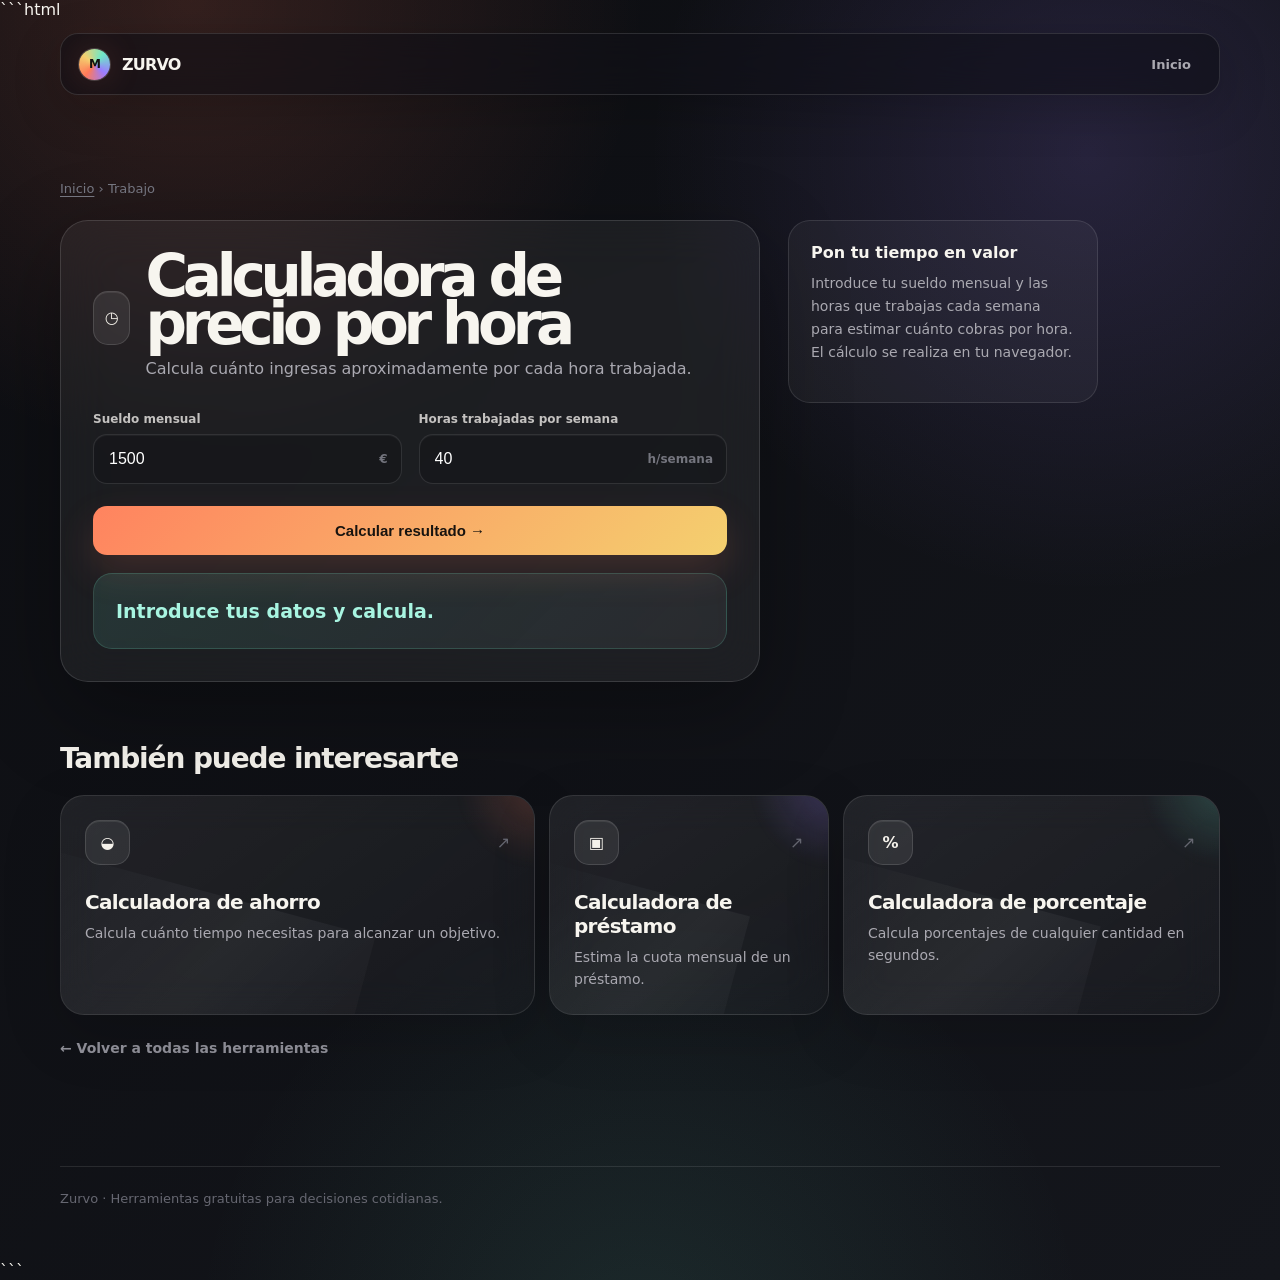
<file: calculadora-precio-hora.html>
```html
<!doctype html>
<html lang="es">
<head>
<meta charset="utf-8">
<meta name="viewport" content="width=device-width,initial-scale=1,viewport-fit=cover">
<meta name="theme-color" content="#f5f7fb">
<link rel="canonical" href="https://zurvo.pages.dev/calculadora-precio-hora.html">

<!-- Google tag (gtag.js) -->
<script async src="https://www.googletagmanager.com/gtag/js?id=G-BXLVKJTHHB"></script>
<script>
  window.dataLayer = window.dataLayer || [];
  function gtag(){dataLayer.push(arguments);}
  gtag('js', new Date());
  gtag('config', 'G-BXLVKJTHHB');
</script>

<title>Calculadora de precio por hora | Zurvo</title>
<meta name="description" content="Calcula cuánto ganas aproximadamente por cada hora trabajada según tu sueldo y horario.">
<link rel="stylesheet" href="/ruptura.css">
</head>

<body>
<header class="topbar">
  <a class="brand" href="/">
    <span class="brand-mark">M</span>
    <span>ZURVO</span>
  </a>
  <nav class="nav">
    <a href="/">Inicio</a>
  </nav>
</header>

<main>
<div class="breadcrumb">
  <a href="/">Inicio</a> <span>›</span> Trabajo
</div>

<div class="tool-layout">
  <section class="tool reveal">
    <div class="tool-head">
      <span class="icon">◷</span>
      <div>
        <h1>Calculadora de precio por hora</h1>
        <p>Calcula cuánto ingresas aproximadamente por cada hora trabajada.</p>
      </div>
    </div>

    <div class="fields">
      <div class="field">
        <label for="salary">Sueldo mensual</label>
        <div class="input-wrap">
          <input id="salary" type="number" min="0" step="any" value="1500">
          <span>€</span>
        </div>
      </div>

      <div class="field">
        <label for="hours">Horas trabajadas por semana</label>
        <div class="input-wrap">
          <input id="hours" type="number" min="0" max="168" step="any" value="40">
          <span>h/semana</span>
        </div>
      </div>
    </div>

    <button class="primary" id="calculateButton" type="button">
      Calcular resultado <span>→</span>
    </button>

    <div id="result" class="result" aria-live="polite">
      Introduce tus datos y calcula.
    </div>
  </section>

  <aside class="side reveal delay-2">
    <div class="side-card">
      <h3>Pon tu tiempo en valor</h3>
      <p>Introduce tu sueldo mensual y las horas que trabajas cada semana para estimar cuánto cobras por hora. El cálculo se realiza en tu navegador.</p>
    </div>
  </aside>
</div>

<section>
  <h2>También puede interesarte</h2>
  <div class="grid">
    <a class="card reveal" href="/calculadora-ahorro.html" data-category="Dinero" data-search="calculadora de ahorro calcula cuánto tiempo necesitas para alcanzar un objetivo. dinero">
      <div class="card-top">
        <span class="icon">◒</span>
        <span class="arrow">↗</span>
      </div>
      <h3>Calculadora de ahorro</h3>
      <p>Calcula cuánto tiempo necesitas para alcanzar un objetivo.</p>
    </a>

    <a class="card reveal" href="/calculadora-prestamo.html" data-category="Dinero" data-search="calculadora de préstamo estima la cuota mensual de un préstamo. dinero">
      <div class="card-top">
        <span class="icon">▣</span>
        <span class="arrow">↗</span>
      </div>
      <h3>Calculadora de préstamo</h3>
      <p>Estima la cuota mensual de un préstamo.</p>
    </a>

    <a class="card reveal" href="/calculadora-porcentaje.html" data-category="Matemáticas" data-search="calculadora de porcentaje calcula porcentajes de cualquier cantidad en segundos. matemáticas">
      <div class="card-top">
        <span class="icon">%</span>
        <span class="arrow">↗</span>
      </div>
      <h3>Calculadora de porcentaje</h3>
      <p>Calcula porcentajes de cualquier cantidad en segundos.</p>
    </a>
  </div>

  <a class="back" href="/">← Volver a todas las herramientas</a>
</section>

<script>
(function () {
  const salaryInput = document.getElementById('salary');
  const hoursInput = document.getElementById('hours');
  const button = document.getElementById('calculateButton');
  const result = document.getElementById('result');

  function calculateHourlyRate() {
    result.classList.remove('is-error');

    if (
      salaryInput.value.trim() === '' ||
      hoursInput.value.trim() === ''
    ) {
      result.textContent = 'Introduce el sueldo mensual y las horas semanales.';
      result.classList.add('is-error');
      return;
    }

    const salary = Number(salaryInput.value);
    const hours = Number(hoursInput.value);

    if (
      !Number.isFinite(salary) ||
      !Number.isFinite(hours) ||
      salary < 0 ||
      hours <= 0 ||
      hours > 168
    ) {
      result.textContent = 'Introduce un sueldo igual o superior a 0 € y entre 1 y 168 horas semanales.';
      result.classList.add('is-error');
      return;
    }

    const weeklyHours = hours;
    const averageMonthlyHours = weeklyHours * 52 / 12;
    const hourlyRate = salary / averageMonthlyHours;

    const euro = value => value.toLocaleString('es-ES', {
      style: 'currency',
      currency: 'EUR',
      minimumFractionDigits: 2,
      maximumFractionDigits: 2
    });

    result.textContent =
      'Tu ingreso aproximado es de ' + euro(hourlyRate) +
      ' por hora, calculado a partir de ' +
      averageMonthlyHours.toLocaleString('es-ES', {
        maximumFractionDigits: 2
      }) + ' horas mensuales de media.';
  }

  button.addEventListener('click', calculateHourlyRate);

  [salaryInput, hoursInput].forEach(input => {
    input.addEventListener('keydown', function (event) {
      if (event.key === 'Enter') calculateHourlyRate();
    });
  });
})();
</script>
</main>

<footer>
  <div>Zurvo · Herramientas gratuitas para decisiones cotidianas.</div>
</footer>
</body>
</html>
```
</file>
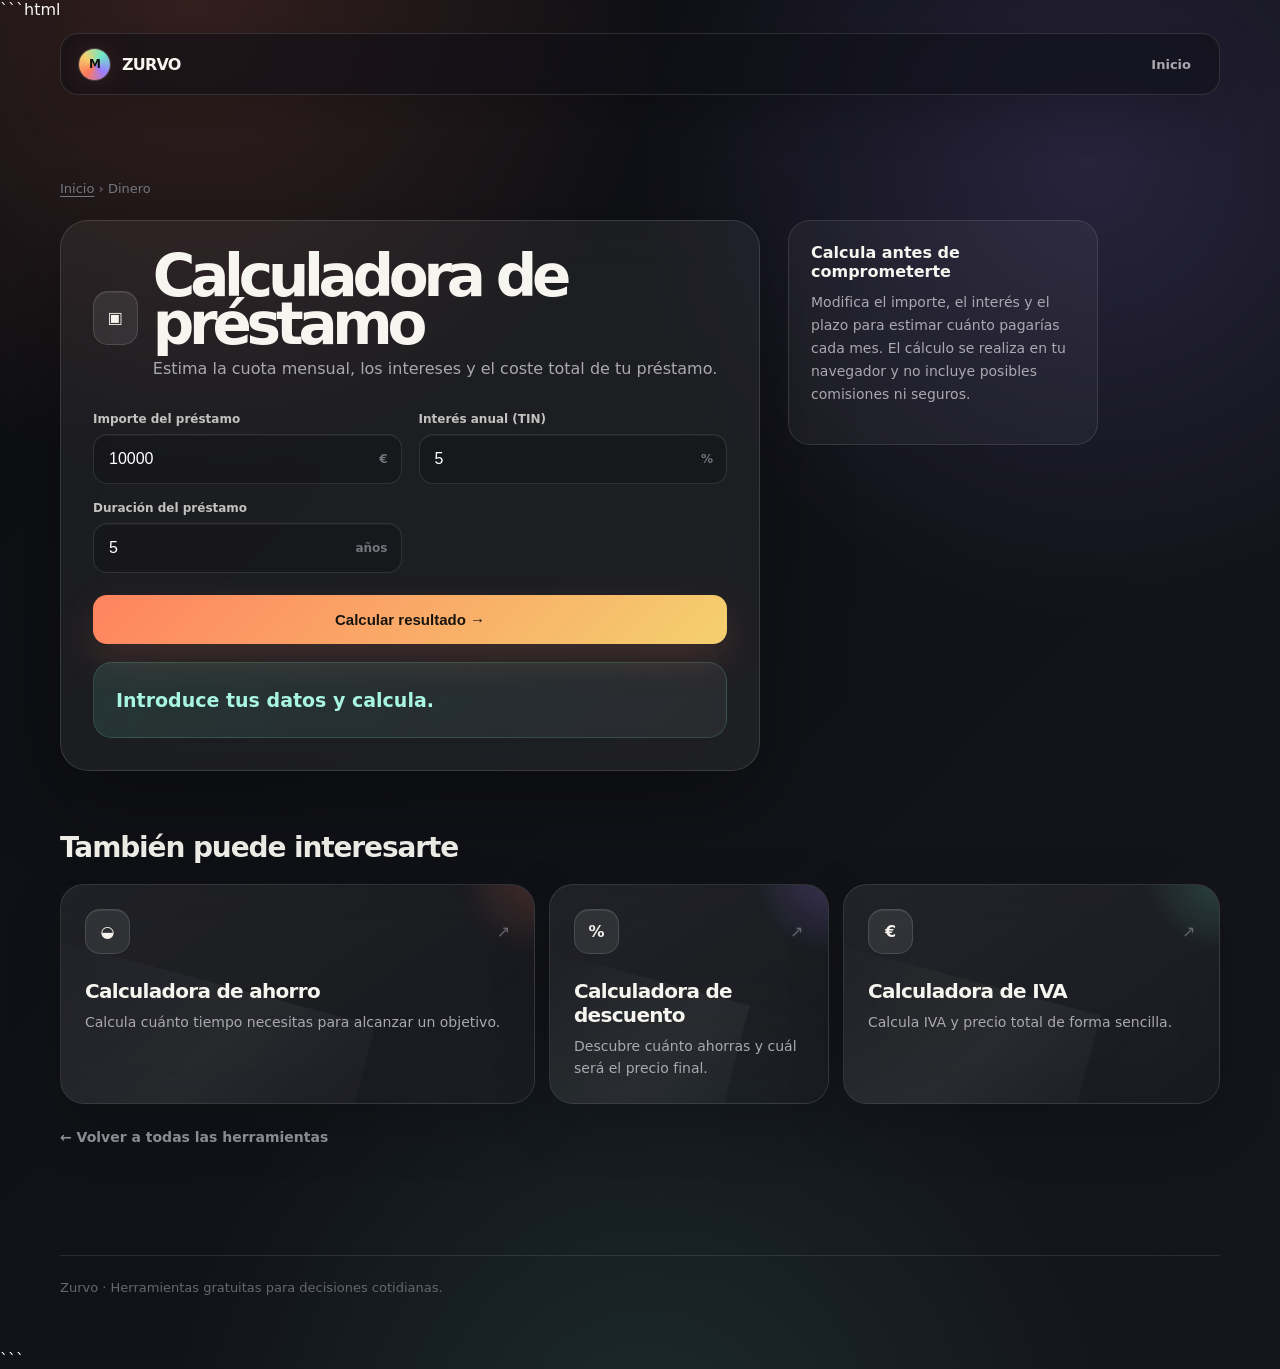
<file: calculadora-prestamo.html>
```html
<!doctype html>
<html lang="es">
<head>
<meta charset="utf-8">
<meta name="viewport" content="width=device-width,initial-scale=1,viewport-fit=cover">
<meta name="theme-color" content="#f5f7fb">
<link rel="canonical" href="https://zurvo.pages.dev/calculadora-prestamo.html">

<!-- Google tag (gtag.js) -->
<script async src="https://www.googletagmanager.com/gtag/js?id=G-BXLVKJTHHB"></script>
<script>
  window.dataLayer = window.dataLayer || [];
  function gtag(){dataLayer.push(arguments);}
  gtag('js', new Date());
  gtag('config', 'G-BXLVKJTHHB');
</script>

<title>Calculadora de préstamo | Zurvo</title>
<meta name="description" content="Calcula la cuota mensual de un préstamo, los intereses y el importe total que pagarás.">
<link rel="stylesheet" href="/ruptura.css">
</head>

<body>
<header class="topbar">
  <a class="brand" href="/">
    <span class="brand-mark">M</span>
    <span>ZURVO</span>
  </a>
  <nav class="nav">
    <a href="/">Inicio</a>
  </nav>
</header>

<main>
<div class="breadcrumb">
  <a href="/">Inicio</a> <span>›</span> Dinero
</div>

<div class="tool-layout">
  <section class="tool reveal">
    <div class="tool-head">
      <span class="icon">▣</span>
      <div>
        <h1>Calculadora de préstamo</h1>
        <p>Estima la cuota mensual, los intereses y el coste total de tu préstamo.</p>
      </div>
    </div>

    <div class="fields">
      <div class="field">
        <label for="amount">Importe del préstamo</label>
        <div class="input-wrap">
          <input id="amount" type="number" min="0" step="any" value="10000">
          <span>€</span>
        </div>
      </div>

      <div class="field">
        <label for="interest">Interés anual (TIN)</label>
        <div class="input-wrap">
          <input id="interest" type="number" min="0" max="100" step="any" value="5">
          <span>%</span>
        </div>
      </div>

      <div class="field">
        <label for="years">Duración del préstamo</label>
        <div class="input-wrap">
          <input id="years" type="number" min="1" max="100" step="1" value="5">
          <span>años</span>
        </div>
      </div>
    </div>

    <button class="primary" id="calculateButton" type="button">
      Calcular resultado <span>→</span>
    </button>

    <div id="result" class="result" aria-live="polite">
      Introduce tus datos y calcula.
    </div>
  </section>

  <aside class="side reveal delay-2">
    <div class="side-card">
      <h3>Calcula antes de comprometerte</h3>
      <p>Modifica el importe, el interés y el plazo para estimar cuánto pagarías cada mes. El cálculo se realiza en tu navegador y no incluye posibles comisiones ni seguros.</p>
    </div>
  </aside>
</div>

<section>
  <h2>También puede interesarte</h2>
  <div class="grid">
    <a class="card reveal" href="/calculadora-ahorro.html" data-category="Dinero" data-search="calculadora de ahorro calcula cuánto tiempo necesitas para alcanzar un objetivo. dinero">
      <div class="card-top">
        <span class="icon">◒</span>
        <span class="arrow">↗</span>
      </div>
      <h3>Calculadora de ahorro</h3>
      <p>Calcula cuánto tiempo necesitas para alcanzar un objetivo.</p>
    </a>

    <a class="card reveal" href="/calculadora-descuento.html" data-category="Dinero" data-search="calculadora de descuento descubre cuánto ahorras y cuál será el precio final. dinero">
      <div class="card-top">
        <span class="icon">%</span>
        <span class="arrow">↗</span>
      </div>
      <h3>Calculadora de descuento</h3>
      <p>Descubre cuánto ahorras y cuál será el precio final.</p>
    </a>

    <a class="card reveal" href="/calculadora-iva.html" data-category="Dinero" data-search="calculadora de iva calcula iva y precio total de forma sencilla. dinero">
      <div class="card-top">
        <span class="icon">€</span>
        <span class="arrow">↗</span>
      </div>
      <h3>Calculadora de IVA</h3>
      <p>Calcula IVA y precio total de forma sencilla.</p>
    </a>
  </div>

  <a class="back" href="/">← Volver a todas las herramientas</a>
</section>

<script>
(function () {
  const amountInput = document.getElementById('amount');
  const interestInput = document.getElementById('interest');
  const yearsInput = document.getElementById('years');
  const button = document.getElementById('calculateButton');
  const result = document.getElementById('result');

  const euro = value => value.toLocaleString('es-ES', {
    style: 'currency',
    currency: 'EUR',
    minimumFractionDigits: 2,
    maximumFractionDigits: 2
  });

  function calculateLoan() {
    result.classList.remove('is-error');

    if (
      amountInput.value.trim() === '' ||
      interestInput.value.trim() === '' ||
      yearsInput.value.trim() === ''
    ) {
      result.textContent = 'Introduce el importe, el interés anual y la duración.';
      result.classList.add('is-error');
      return;
    }

    const amount = Number(amountInput.value);
    const annualInterest = Number(interestInput.value);
    const years = Number(yearsInput.value);

    if (
      !Number.isFinite(amount) ||
      !Number.isFinite(annualInterest) ||
      !Number.isFinite(years) ||
      amount <= 0 ||
      annualInterest < 0 ||
      annualInterest > 100 ||
      !Number.isInteger(years) ||
      years < 1 ||
      years > 100
    ) {
      result.textContent = 'Revisa los datos: el importe debe ser mayor que 0, el interés debe estar entre 0 % y 100 % y el plazo entre 1 y 100 años.';
      result.classList.add('is-error');
      return;
    }

    const months = years * 12;
    const monthlyInterest = annualInterest / 100 / 12;

    let monthlyPayment;

    if (monthlyInterest === 0) {
      monthlyPayment = amount / months;
    } else {
      monthlyPayment =
        amount * monthlyInterest /
        (1 - Math.pow(1 + monthlyInterest, -months));
    }

    const totalPaid = monthlyPayment * months;
    const totalInterest = totalPaid - amount;

    result.textContent =
      'Cuota mensual: ' + euro(monthlyPayment) +
      '. Total a devolver: ' + euro(totalPaid) +
      '. Intereses totales: ' + euro(totalInterest) + '.';
  }

  button.addEventListener('click', calculateLoan);

  [amountInput, interestInput, yearsInput].forEach(input => {
    input.addEventListener('keydown', function (event) {
      if (event.key === 'Enter') calculateLoan();
    });
  });
})();
</script>
</main>

<footer>
  <div>Zurvo · Herramientas gratuitas para decisiones cotidianas.</div>
</footer>
</body>
</html>
```
</file>
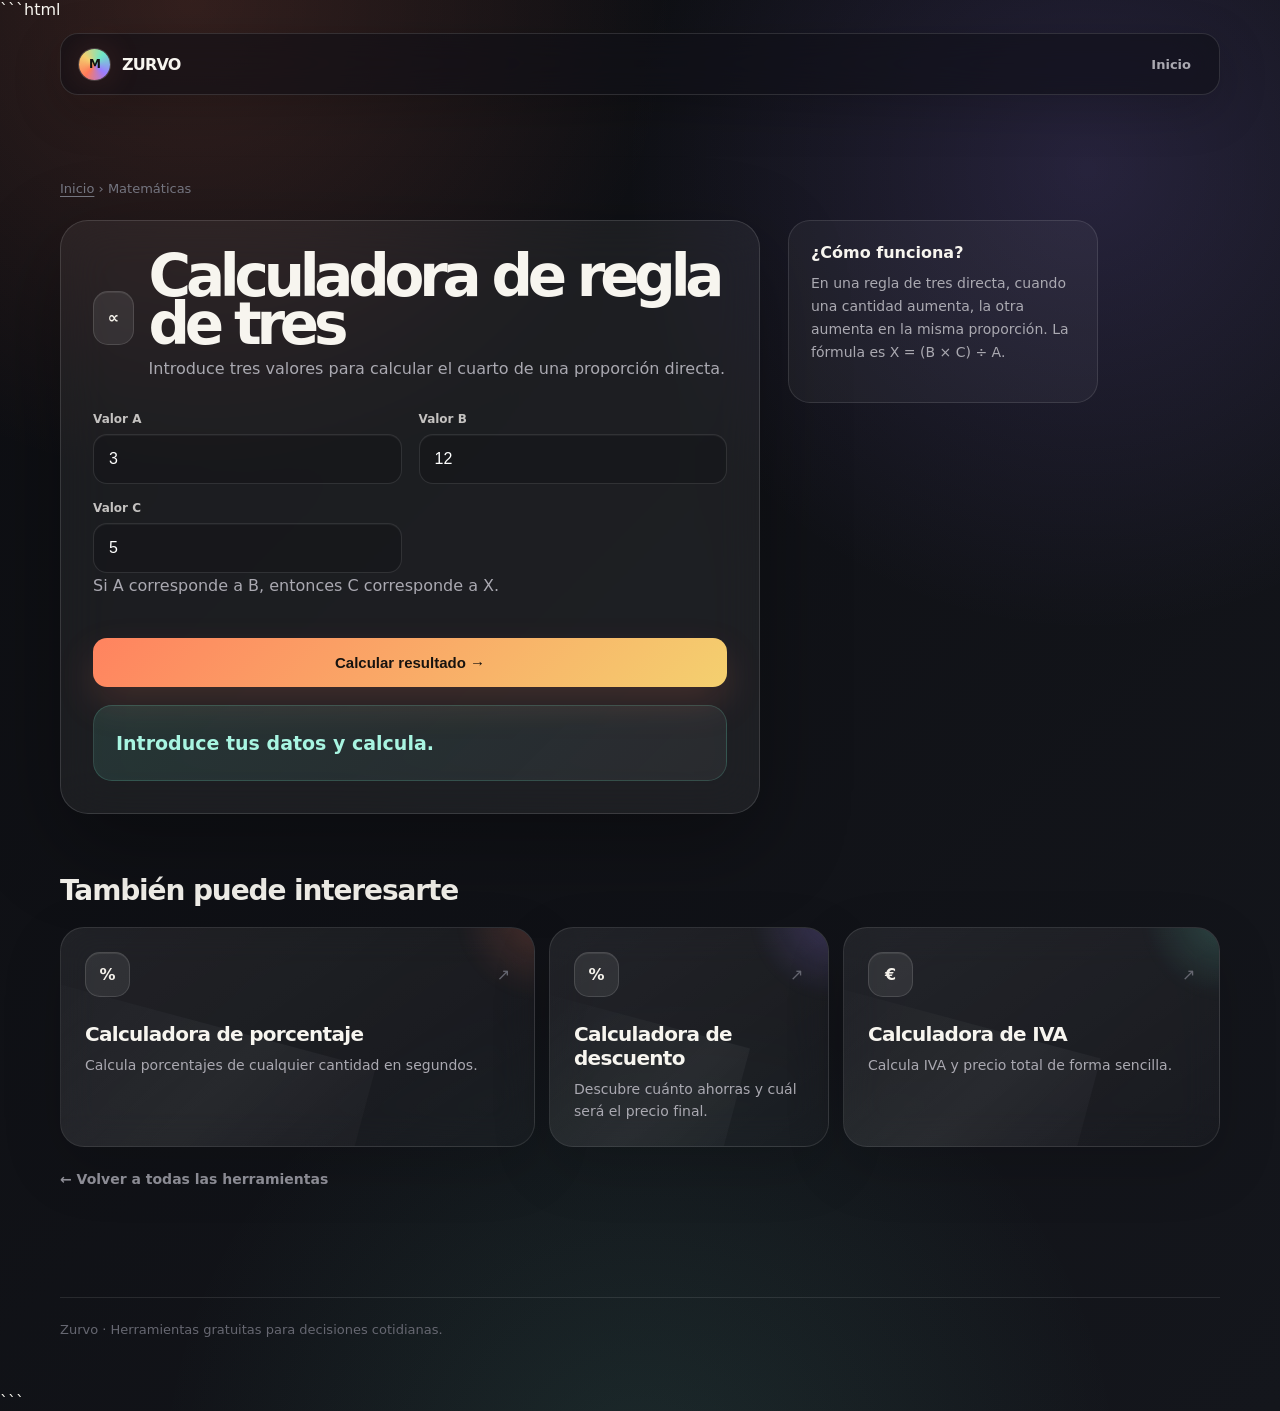
<file: calculadora-regla-tres.html>
```html
<!doctype html>
<html lang="es">
<head>
<meta charset="utf-8">
<meta name="viewport" content="width=device-width,initial-scale=1,viewport-fit=cover">
<meta name="theme-color" content="#f5f7fb">
<link rel="canonical" href="https://zurvo.pages.dev/calculadora-regla-tres.html">

<!-- Google tag (gtag.js) -->
<script async src="https://www.googletagmanager.com/gtag/js?id=G-BXLVKJTHHB"></script>
<script>
  window.dataLayer = window.dataLayer || [];
  function gtag(){dataLayer.push(arguments);}
  gtag('js', new Date());
  gtag('config', 'G-BXLVKJTHHB');
</script>

<title>Calculadora de regla de tres | Zurvo</title>
<meta name="description" content="Resuelve reglas de tres simples de forma rápida y calcula el valor que falta.">
<link rel="stylesheet" href="/ruptura.css">
</head>

<body>
<header class="topbar">
  <a class="brand" href="/">
    <span class="brand-mark">M</span>
    <span>ZURVO</span>
  </a>
  <nav class="nav">
    <a href="/">Inicio</a>
  </nav>
</header>

<main>
<div class="breadcrumb">
  <a href="/">Inicio</a> <span>›</span> Matemáticas
</div>

<div class="tool-layout">
  <section class="tool reveal">
    <div class="tool-head">
      <span class="icon">∝</span>
      <div>
        <h1>Calculadora de regla de tres</h1>
        <p>Introduce tres valores para calcular el cuarto de una proporción directa.</p>
      </div>
    </div>

    <div class="fields">
      <div class="field">
        <label for="a">Valor A</label>
        <div class="input-wrap">
          <input id="a" type="number" step="any" value="3">
        </div>
      </div>

      <div class="field">
        <label for="b">Valor B</label>
        <div class="input-wrap">
          <input id="b" type="number" step="any" value="12">
        </div>
      </div>

      <div class="field">
        <label for="c">Valor C</label>
        <div class="input-wrap">
          <input id="c" type="number" step="any" value="5">
        </div>
      </div>
    </div>

    <p>Si A corresponde a B, entonces C corresponde a X.</p>

    <button class="primary" id="calculateButton" type="button">
      Calcular resultado <span>→</span>
    </button>

    <div id="result" class="result" aria-live="polite">
      Introduce tus datos y calcula.
    </div>
  </section>

  <aside class="side reveal delay-2">
    <div class="side-card">
      <h3>¿Cómo funciona?</h3>
      <p>En una regla de tres directa, cuando una cantidad aumenta, la otra aumenta en la misma proporción. La fórmula es X = (B × C) ÷ A.</p>
    </div>
  </aside>
</div>

<section>
  <h2>También puede interesarte</h2>
  <div class="grid">
    <a class="card reveal" href="/calculadora-porcentaje.html" data-category="Matemáticas" data-search="calculadora de porcentaje calcula porcentajes de cualquier cantidad. matemáticas">
      <div class="card-top">
        <span class="icon">%</span>
        <span class="arrow">↗</span>
      </div>
      <h3>Calculadora de porcentaje</h3>
      <p>Calcula porcentajes de cualquier cantidad en segundos.</p>
    </a>

    <a class="card reveal" href="/calculadora-descuento.html" data-category="Dinero" data-search="calculadora de descuento descubre cuánto ahorras y cuál será el precio final. dinero">
      <div class="card-top">
        <span class="icon">%</span>
        <span class="arrow">↗</span>
      </div>
      <h3>Calculadora de descuento</h3>
      <p>Descubre cuánto ahorras y cuál será el precio final.</p>
    </a>

    <a class="card reveal" href="/calculadora-iva.html" data-category="Dinero" data-search="calculadora de IVA calcula IVA y precio total. dinero">
      <div class="card-top">
        <span class="icon">€</span>
        <span class="arrow">↗</span>
      </div>
      <h3>Calculadora de IVA</h3>
      <p>Calcula IVA y precio total de forma sencilla.</p>
    </a>
  </div>

  <a class="back" href="/">← Volver a todas las herramientas</a>
</section>

<script>
(function () {
  const aInput = document.getElementById('a');
  const bInput = document.getElementById('b');
  const cInput = document.getElementById('c');
  const button = document.getElementById('calculateButton');
  const result = document.getElementById('result');

  function calculate() {
    result.classList.remove('is-error');

    if (
      aInput.value.trim() === '' ||
      bInput.value.trim() === '' ||
      cInput.value.trim() === ''
    ) {
      result.textContent = 'Introduce los tres valores.';
      result.classList.add('is-error');
      return;
    }

    const a = Number(aInput.value);
    const b = Number(bInput.value);
    const c = Number(cInput.value);

    if (![a, b, c].every(Number.isFinite)) {
      result.textContent = 'Introduce valores numéricos válidos.';
      result.classList.add('is-error');
      return;
    }

    if (a === 0) {
      result.textContent = 'El valor A no puede ser 0 porque se utiliza como divisor.';
      result.classList.add('is-error');
      return;
    }

    const x = (b * c) / a;

    result.textContent = 'El valor de X es ' + x.toLocaleString('es-ES', {
      maximumFractionDigits: 8
    }) + '.';
  }

  button.addEventListener('click', calculate);

  [aInput, bInput, cInput].forEach(input => {
    input.addEventListener('keydown', function (event) {
      if (event.key === 'Enter') calculate();
    });
  });
})();
</script>
</main>

<footer>
  <div>Zurvo · Herramientas gratuitas para decisiones cotidianas.</div>
</footer>
</body>
</html>
```
</file>
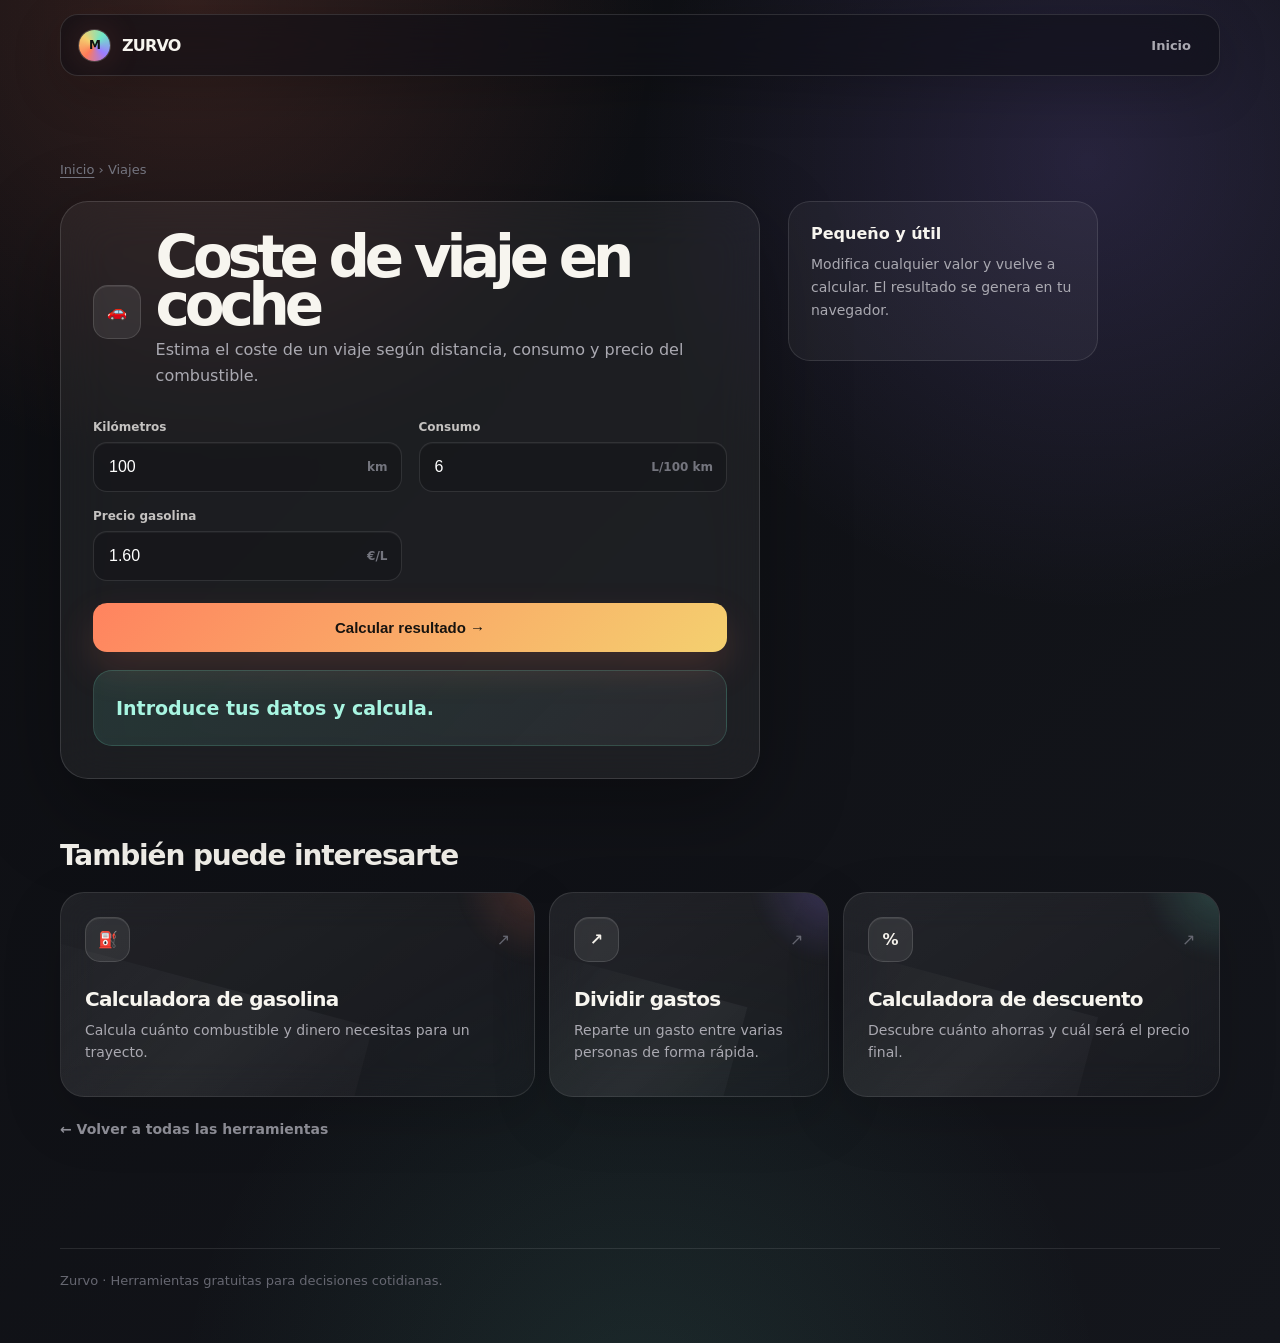
<file: coste-viaje-coche.html>
<!doctype html><html lang="es"><head><!-- Google tag (gtag.js) -->
<script async src="https://www.googletagmanager.com/gtag/js?id=G-BXLVKJTHHB"></script>
<script>
  window.dataLayer = window.dataLayer || [];
  function gtag(){dataLayer.push(arguments);}
  gtag('js', new Date());

  gtag('config', 'G-BXLVKJTHHB');
</script><meta charset="utf-8"><meta name="viewport" content="width=device-width,initial-scale=1,viewport-fit=cover"><meta name="theme-color" content="#f5f7fb"><title>Coste de viaje en coche | Zurvo</title><meta name="description" content="Estima el coste de un viaje según distancia, consumo y precio del combustible."><link rel="stylesheet" href="/ruptura.css"></head><body><header class="topbar"><a class="brand" href="/"><span class="brand-mark">M</span><span>ZURVO</span></a><nav class="nav"><a href="/">Inicio</a></nav></header><main><div class="breadcrumb"><a href="/">Inicio</a> <span>›</span> Viajes</div><div class="tool-layout"><section class="tool reveal"><div class="tool-head"><span class="icon">🚗</span><div><h1>Coste de viaje en coche</h1><p>Estima el coste de un viaje según distancia, consumo y precio del combustible.</p></div></div><div class="fields"><div class="field"><label for="km">Kilómetros</label><div class="input-wrap"><input id="km" type="number" step="any" value="100"><span>km</span></div></div><div class="field"><label for="cons">Consumo</label><div class="input-wrap"><input id="cons" type="number" step="any" value="6"><span>L/100 km</span></div></div><div class="field"><label for="price">Precio gasolina</label><div class="input-wrap"><input id="price" type="number" step="any" value="1.60"><span>€/L</span></div></div></div><button class="primary" type="button" onclick="calc()">Calcular resultado <span>→</span></button><div id="result" class="result">Introduce tus datos y calcula.</div></section><aside class="side reveal delay-2"><div class="side-card"><h3>Pequeño y útil</h3><p>Modifica cualquier valor y vuelve a calcular. El resultado se genera en tu navegador.</p></div></aside></div><section><h2>También puede interesarte</h2><div class="grid"><a class="card reveal " href="/calculadora-gasolina.html" data-category="Viajes" data-search="calculadora de gasolina calcula cuánto combustible y dinero necesitas para un trayecto. viajes"><div class="card-top"><span class="icon">⛽</span><span class="arrow">↗</span></div><h3>Calculadora de gasolina</h3><p>Calcula cuánto combustible y dinero necesitas para un trayecto.</p></a><a class="card reveal " href="/dividir-gastos-viaje.html" data-category="Dinero" data-search="dividir gastos reparte un gasto entre varias personas de forma rápida. dinero"><div class="card-top"><span class="icon">↗</span><span class="arrow">↗</span></div><h3>Dividir gastos</h3><p>Reparte un gasto entre varias personas de forma rápida.</p></a><a class="card reveal " href="/calculadora-descuento.html" data-category="Dinero" data-search="calculadora de descuento descubre cuánto ahorras y cuál será el precio final. dinero"><div class="card-top"><span class="icon">%</span><span class="arrow">↗</span></div><h3>Calculadora de descuento</h3><p>Descubre cuánto ahorras y cuál será el precio final.</p></a></div><a class="back" href="/">← Volver a todas las herramientas</a></section><script>function calc(){const km=Number(document.getElementById('km').value), cons=Number(document.getElementById('cons').value), price=Number(document.getElementById('price').value);const result=document.getElementById('result');result.classList.remove('is-error');if([km, cons, price].some(Number.isNaN)){result.textContent='Introduce todos los valores.';result.classList.add('is-error');return;}try{result.textContent=(function(){const litres=km*cons/100; return `Necesitas ${litres.toFixed(1)} L y gastarás ${(litres*price).toFixed(2)} €.`;})();}catch(error){result.textContent='No se ha podido realizar el cálculo. Revisa los valores.';result.classList.add('is-error');console.error(error);}}</script></main><footer><div>Zurvo · Herramientas gratuitas para decisiones cotidianas.</div></footer></body></html>
</file>
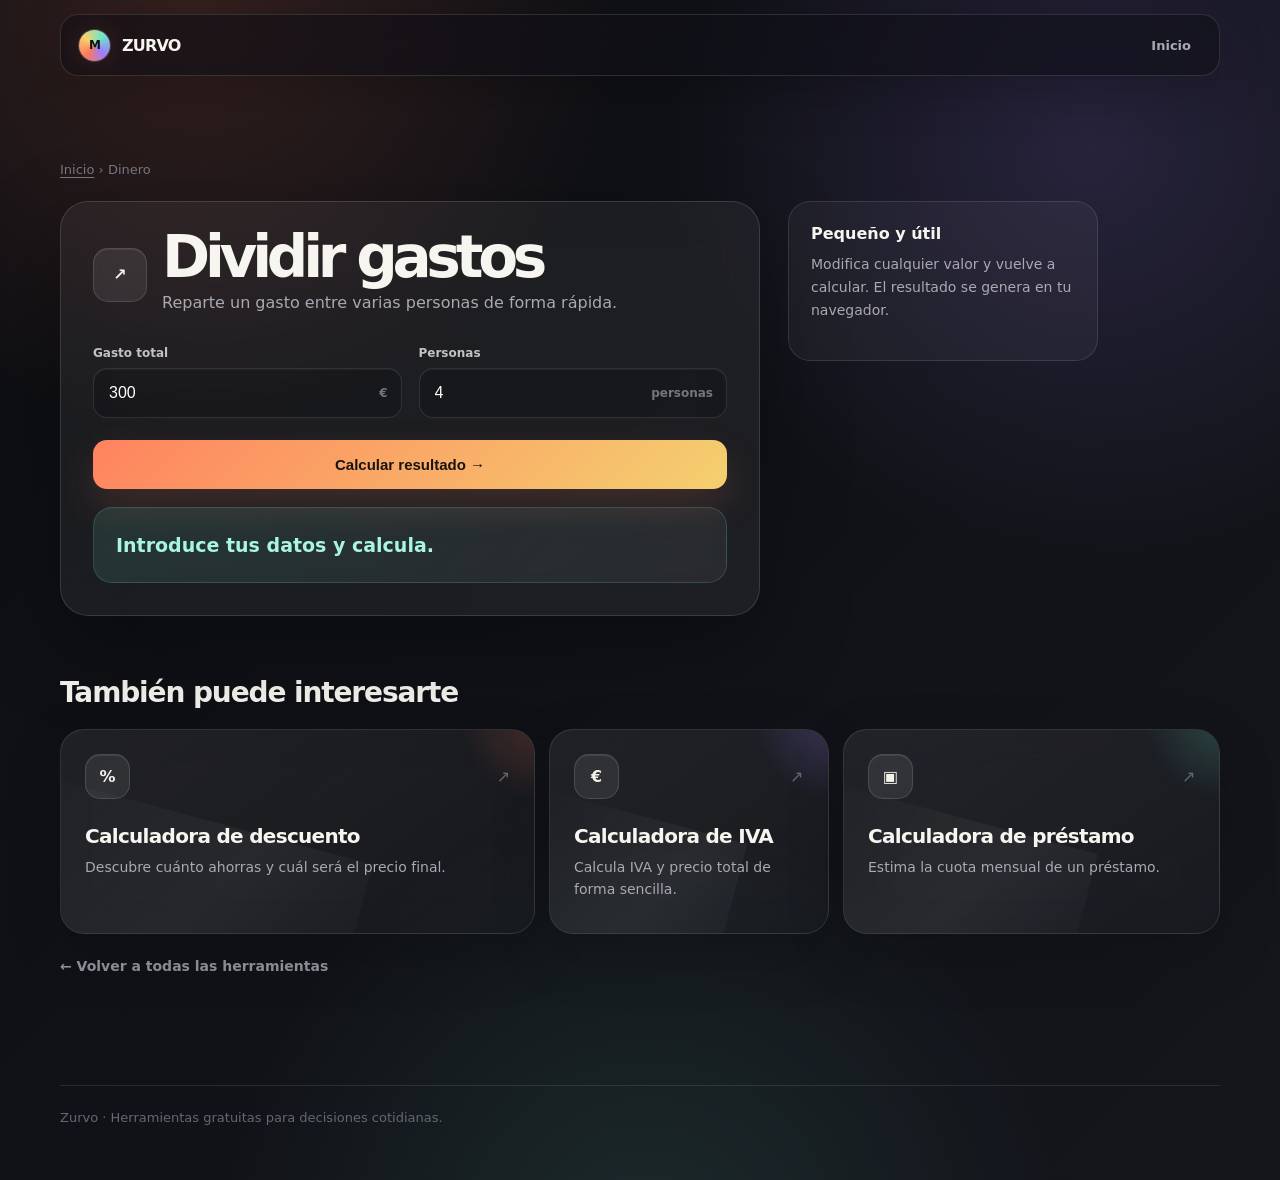
<file: dividir-gastos-viaje.html>
<!doctype html><html lang="es"><head><!-- Google tag (gtag.js) -->
<script async src="https://www.googletagmanager.com/gtag/js?id=G-BXLVKJTHHB"></script>
<script>
  window.dataLayer = window.dataLayer || [];
  function gtag(){dataLayer.push(arguments);}
  gtag('js', new Date());

  gtag('config', 'G-BXLVKJTHHB');
</script><meta charset="utf-8"><meta name="viewport" content="width=device-width,initial-scale=1,viewport-fit=cover"><meta name="theme-color" content="#f5f7fb"><title>Dividir gastos | Zurvo</title><meta name="description" content="Reparte un gasto entre varias personas de forma rápida."><link rel="stylesheet" href="/ruptura.css"></head><body><header class="topbar"><a class="brand" href="/"><span class="brand-mark">M</span><span>ZURVO</span></a><nav class="nav"><a href="/">Inicio</a></nav></header><main><div class="breadcrumb"><a href="/">Inicio</a> <span>›</span> Dinero</div><div class="tool-layout"><section class="tool reveal"><div class="tool-head"><span class="icon">↗</span><div><h1>Dividir gastos</h1><p>Reparte un gasto entre varias personas de forma rápida.</p></div></div><div class="fields"><div class="field"><label for="total">Gasto total</label><div class="input-wrap"><input id="total" type="number" step="any" value="300"><span>€</span></div></div><div class="field"><label for="people">Personas</label><div class="input-wrap"><input id="people" type="number" step="any" value="4"><span>personas</span></div></div></div><button class="primary" type="button" onclick="calc()">Calcular resultado <span>→</span></button><div id="result" class="result">Introduce tus datos y calcula.</div></section><aside class="side reveal delay-2"><div class="side-card"><h3>Pequeño y útil</h3><p>Modifica cualquier valor y vuelve a calcular. El resultado se genera en tu navegador.</p></div></aside></div><section><h2>También puede interesarte</h2><div class="grid"><a class="card reveal " href="/calculadora-descuento.html" data-category="Dinero" data-search="calculadora de descuento descubre cuánto ahorras y cuál será el precio final. dinero"><div class="card-top"><span class="icon">%</span><span class="arrow">↗</span></div><h3>Calculadora de descuento</h3><p>Descubre cuánto ahorras y cuál será el precio final.</p></a><a class="card reveal " href="/calculadora-iva.html" data-category="Dinero" data-search="calculadora de iva calcula iva y precio total de forma sencilla. dinero"><div class="card-top"><span class="icon">€</span><span class="arrow">↗</span></div><h3>Calculadora de IVA</h3><p>Calcula IVA y precio total de forma sencilla.</p></a><a class="card reveal " href="/calculadora-prestamo.html" data-category="Dinero" data-search="calculadora de préstamo estima la cuota mensual de un préstamo. dinero"><div class="card-top"><span class="icon">▣</span><span class="arrow">↗</span></div><h3>Calculadora de préstamo</h3><p>Estima la cuota mensual de un préstamo.</p></a></div><a class="back" href="/">← Volver a todas las herramientas</a></section><script>function calc(){const total=Number(document.getElementById('total').value), people=Number(document.getElementById('people').value);const result=document.getElementById('result');result.classList.remove('is-error');if([total, people].some(Number.isNaN)){result.textContent='Introduce todos los valores.';result.classList.add('is-error');return;}try{result.textContent=(function(){if(people<=0)return 'Introduce un número de personas válido.'; return `Cada persona paga ${(total/people).toFixed(2)} €.`;})();}catch(error){result.textContent='No se ha podido realizar el cálculo. Revisa los valores.';result.classList.add('is-error');console.error(error);}}</script></main><footer><div>Zurvo · Herramientas gratuitas para decisiones cotidianas.</div></footer></body></html>
</file>
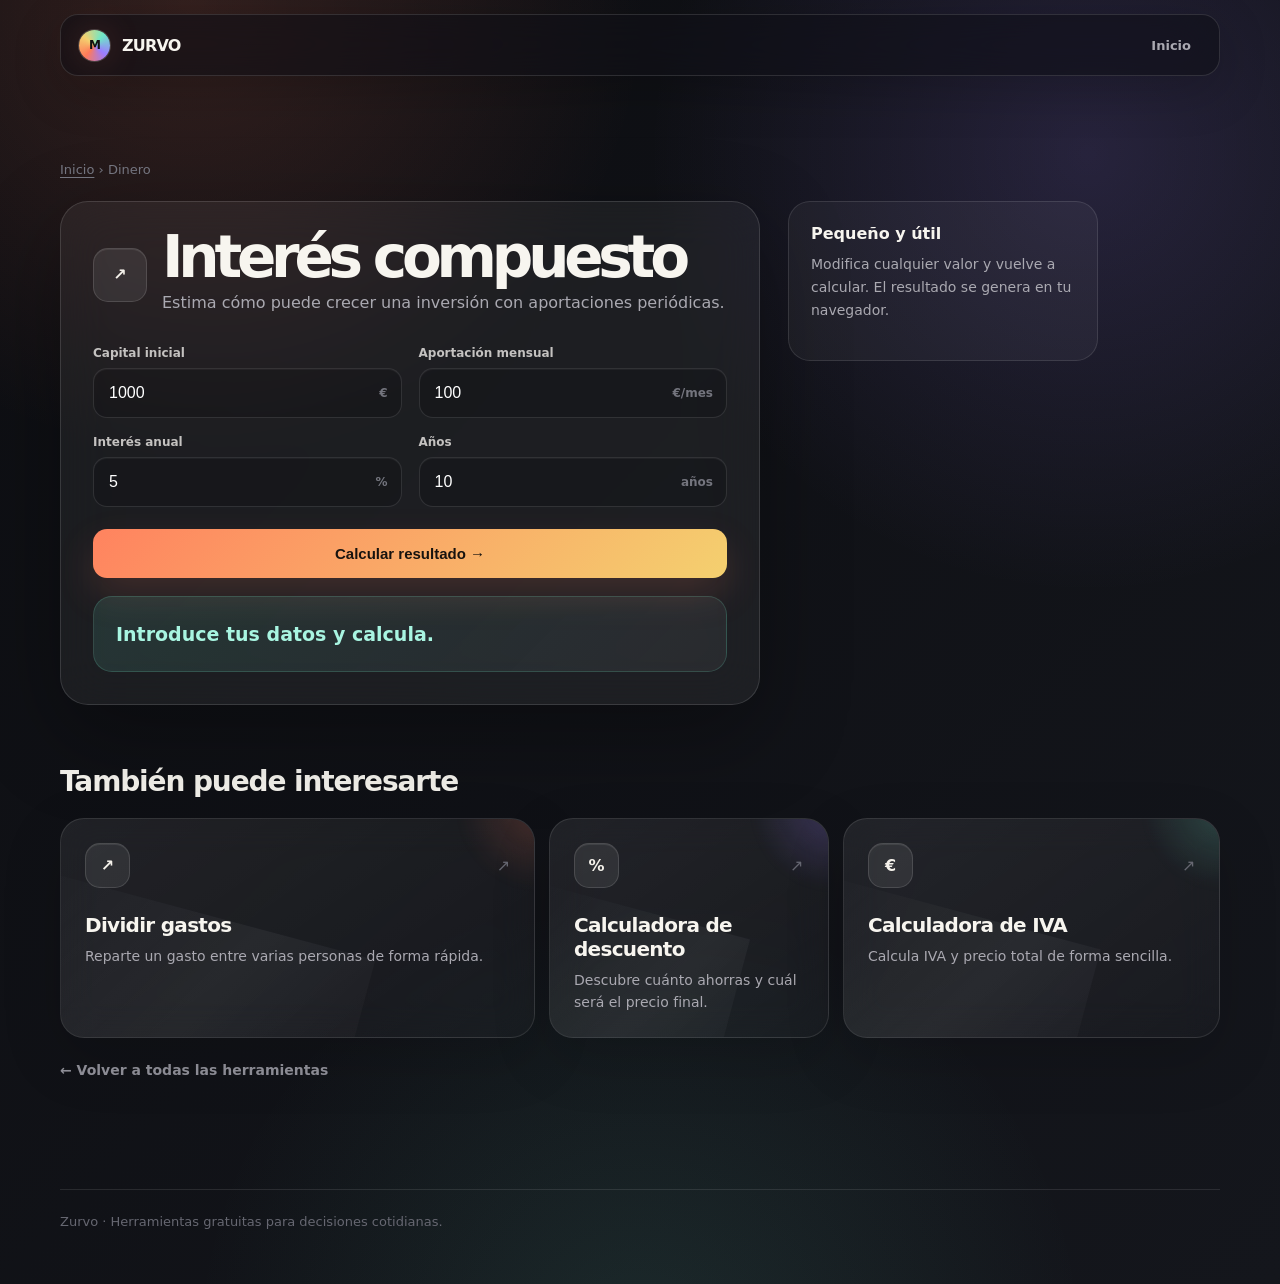
<file: interes-compuesto.html>
<!doctype html><html lang="es"><head><meta charset="utf-8"><meta name="viewport" content="width=device-width,initial-scale=1,viewport-fit=cover"><meta name="theme-color" content="#f5f7fb"><title>Interés compuesto | Zurvo</title><meta name="description" content="Estima cómo puede crecer una inversión con aportaciones periódicas."><link rel="stylesheet" href="/ruptura.css"></head><body><header class="topbar"><a class="brand" href="/"><span class="brand-mark">M</span><span>ZURVO</span></a><nav class="nav"><a href="/">Inicio</a></nav></header><main><div class="breadcrumb"><a href="/">Inicio</a> <span>›</span> Dinero</div><div class="tool-layout"><section class="tool reveal"><div class="tool-head"><span class="icon">↗</span><div><h1>Interés compuesto</h1><p>Estima cómo puede crecer una inversión con aportaciones periódicas.</p></div></div><div class="fields"><div class="field"><label for="initial">Capital inicial</label><div class="input-wrap"><input id="initial" type="number" step="any" value="1000"><span>€</span></div></div><div class="field"><label for="monthly">Aportación mensual</label><div class="input-wrap"><input id="monthly" type="number" step="any" value="100"><span>€/mes</span></div></div><div class="field"><label for="rate">Interés anual</label><div class="input-wrap"><input id="rate" type="number" step="any" value="5"><span>%</span></div></div><div class="field"><label for="years">Años</label><div class="input-wrap"><input id="years" type="number" step="any" value="10"><span>años</span></div></div></div><button class="primary" type="button" onclick="calc()">Calcular resultado <span>→</span></button><div id="result" class="result">Introduce tus datos y calcula.</div></section><aside class="side reveal delay-2"><div class="side-card"><h3>Pequeño y útil</h3><p>Modifica cualquier valor y vuelve a calcular. El resultado se genera en tu navegador.</p></div></aside></div><section><h2>También puede interesarte</h2><div class="grid"><a class="card reveal " href="/dividir-gastos-viaje.html" data-category="Dinero" data-search="dividir gastos reparte un gasto entre varias personas de forma rápida. dinero"><div class="card-top"><span class="icon">↗</span><span class="arrow">↗</span></div><h3>Dividir gastos</h3><p>Reparte un gasto entre varias personas de forma rápida.</p></a><a class="card reveal " href="/calculadora-descuento.html" data-category="Dinero" data-search="calculadora de descuento descubre cuánto ahorras y cuál será el precio final. dinero"><div class="card-top"><span class="icon">%</span><span class="arrow">↗</span></div><h3>Calculadora de descuento</h3><p>Descubre cuánto ahorras y cuál será el precio final.</p></a><a class="card reveal " href="/calculadora-iva.html" data-category="Dinero" data-search="calculadora de iva calcula iva y precio total de forma sencilla. dinero"><div class="card-top"><span class="icon">€</span><span class="arrow">↗</span></div><h3>Calculadora de IVA</h3><p>Calcula IVA y precio total de forma sencilla.</p></a></div><a class="back" href="/">← Volver a todas las herramientas</a></section><script>function calc(){const initial=Number(document.getElementById('initial').value), monthly=Number(document.getElementById('monthly').value), rate=Number(document.getElementById('rate').value), years=Number(document.getElementById('years').value);const result=document.getElementById('result');result.classList.remove('is-error');if([initial, monthly, rate, years].some(Number.isNaN)){result.textContent='Introduce todos los valores.';result.classList.add('is-error');return;}try{result.textContent=(function(){if(years<0)return 'Introduce años válidos.'; const r=rate/1200,n=years*12; const finalValue=r?initial*Math.pow(1+r,n)+monthly*((Math.pow(1+r,n)-1)/r):initial+monthly*n; return `Valor estimado al final: ${finalValue.toFixed(2)} €.`;})();}catch(error){result.textContent='No se ha podido realizar el cálculo. Revisa los valores.';result.classList.add('is-error');console.error(error);}}</script></main><footer><div>Zurvo · Herramientas gratuitas para decisiones cotidianas.</div></footer></body></html>
</file>
<file: ruptura.css>
:root{
 --bg:#0d0e12;--bg2:#14161c;--ink:#f7f5ef;--muted:#aaa9b1;--soft:#777883;
 --line:rgba(255,255,255,.10);--accent:#ff7a59;--violet:#9b7cff;--mint:#6ee7c8;--yellow:#f4d06f;
 --glass:rgba(255,255,255,.055);--glass2:rgba(255,255,255,.085);--shadow:0 30px 90px rgba(0,0,0,.32);
}
*{box-sizing:border-box}html{scroll-behavior:smooth}body{margin:0;min-height:100vh;color:var(--ink);font-family:ui-sans-serif,-apple-system,BlinkMacSystemFont,"SF Pro Display","Segoe UI",Inter,system-ui,sans-serif;background:radial-gradient(circle at 15% 0%,rgba(255,122,89,.16),transparent 27%),radial-gradient(circle at 85% 12%,rgba(155,124,255,.16),transparent 28%),radial-gradient(circle at 50% 105%,rgba(110,231,200,.10),transparent 30%),linear-gradient(135deg,var(--bg),var(--bg2));overflow-x:hidden}
body:before{content:"";position:fixed;inset:0;z-index:-1;opacity:.16;pointer-events:none;background-image:radial-gradient(rgba(255,255,255,.6) .6px,transparent .6px);background-size:20px 20px;mask-image:linear-gradient(to bottom,black,transparent 85%)}
a{color:inherit;text-decoration:none}.wrap,main,footer>div{width:min(1160px,calc(100% - 40px));margin:auto}
.topbar{position:sticky;top:14px;z-index:20;margin:14px auto 0;width:min(1160px,calc(100% - 40px));height:62px;border:1px solid rgba(255,255,255,.12);background:rgba(16,17,22,.64);backdrop-filter:blur(24px) saturate(140%);-webkit-backdrop-filter:blur(24px) saturate(140%);border-radius:18px;display:flex;align-items:center;justify-content:space-between;padding:0 16px 0 18px;box-shadow:0 14px 50px rgba(0,0,0,.20)}
.brand{display:flex;align-items:center;gap:12px;font-weight:850;letter-spacing:-.05em}.brand-mark{width:31px;height:31px;border-radius:50%;display:grid;place-items:center;color:#111;background:conic-gradient(from 220deg,var(--accent),var(--yellow),var(--mint),var(--violet),var(--accent));box-shadow:0 0 0 1px rgba(255,255,255,.18),0 0 34px rgba(255,122,89,.18);font-size:12px}.nav{display:flex;gap:6px}.nav a{padding:9px 12px;color:var(--muted);font-size:13px;font-weight:700;border-radius:10px;transition:.22s}.nav a:hover{background:rgba(255,255,255,.07);color:#fff}
main{padding:86px 0 80px}.hero{position:relative;margin-bottom:48px;padding:28px 0 20px}.hero:after{content:"N";position:absolute;right:4%;top:-30px;font-size:clamp(180px,30vw,420px);line-height:1;font-weight:900;letter-spacing:-.14em;color:transparent;-webkit-text-stroke:1px rgba(255,255,255,.055);pointer-events:none;z-index:-1;transform:rotate(-9deg)}
.eyebrow{display:inline-flex;align-items:center;gap:9px;color:#d6d4d0;font-size:11px;font-weight:800;letter-spacing:.12em;text-transform:uppercase}.eyebrow:before{content:"";width:8px;height:8px;border-radius:50%;background:linear-gradient(135deg,var(--accent),var(--yellow));box-shadow:0 0 22px rgba(255,122,89,.8)}
h1{font-size:clamp(56px,10vw,126px);line-height:.82;letter-spacing:-.09em;max-width:1000px;margin:25px 0 27px}h1 span{background:linear-gradient(100deg,var(--accent),#ffad72 30%,var(--violet) 67%,var(--mint));-webkit-background-clip:text;background-clip:text;color:transparent}h2{font-size:28px;letter-spacing:-.04em;margin:60px 0 20px}p{font-size:16px;line-height:1.65;color:var(--muted);margin:0 0 16px}.hero-copy{font-size:19px;max-width:650px;color:#b9b8c0}
.search{position:relative;max-width:720px;margin:30px 0 0}.search input{width:100%;padding:19px 22px 19px 50px;border-radius:17px;border:1px solid rgba(255,255,255,.13);background:rgba(255,255,255,.065);color:#fff;font-size:16px;outline:none;box-shadow:inset 0 1px 0 rgba(255,255,255,.06),0 20px 55px rgba(0,0,0,.18);transition:.25s}.search input::placeholder{color:#777883}.search input:focus{border-color:rgba(255,122,89,.55);box-shadow:0 0 0 4px rgba(255,122,89,.08),0 25px 65px rgba(0,0,0,.25)}.search-icon{position:absolute;left:19px;top:50%;transform:translateY(-50%);color:#777883;font-size:18px;pointer-events:none}
.chips{display:flex;flex-wrap:wrap;gap:7px;margin:23px 0 0}.chip{padding:9px 13px;border:1px solid rgba(255,255,255,.11);background:rgba(255,255,255,.045);border-radius:999px;color:#92929b;font-size:12px;font-weight:800;cursor:pointer;transition:.22s}.chip:hover{color:#fff;background:rgba(255,255,255,.08)}.chip.active{color:#111;border-color:transparent;background:linear-gradient(135deg,#ff9b76,#f4d06f);box-shadow:0 8px 28px rgba(255,122,89,.17)}
.grid{display:grid;grid-template-columns:repeat(12,1fr);gap:14px}.card{position:relative;grid-column:span 4;min-height:205px;padding:24px;border:1px solid rgba(255,255,255,.11);background:linear-gradient(145deg,rgba(255,255,255,.075),rgba(255,255,255,.025));backdrop-filter:blur(18px);-webkit-backdrop-filter:blur(18px);border-radius:24px;overflow:hidden;box-shadow:0 20px 60px rgba(0,0,0,.15);transition:transform .35s cubic-bezier(.2,.8,.2,1),border-color .3s,box-shadow .3s}.card:nth-child(4n+1){grid-column:span 5}.card:nth-child(4n+2){grid-column:span 3}.card:nth-child(4n+3){grid-column:span 4}.card:nth-child(4n){grid-column:span 4}.card:before{content:"";position:absolute;width:170px;height:170px;right:-90px;top:-95px;border-radius:50%;background:radial-gradient(circle,var(--glow,rgba(255,122,89,.20)),transparent 67%);filter:blur(5px);transition:.4s}.card:nth-child(3n+2){--glow:rgba(155,124,255,.24)}.card:nth-child(3n){--glow:rgba(110,231,200,.20)}.card:after{content:"";position:absolute;left:-20%;bottom:-70%;width:80%;height:130%;background:linear-gradient(120deg,transparent,rgba(255,255,255,.05),transparent);transform:rotate(15deg);transition:.5s}.card:hover{transform:translateY(-8px) rotate(-.25deg);border-color:rgba(255,255,255,.23);box-shadow:0 32px 90px rgba(0,0,0,.30)}.card:hover:after{transform:translateX(55%) rotate(15deg)}.card-top{display:flex;align-items:center;justify-content:space-between;position:relative;z-index:1}.icon{width:45px;height:45px;border-radius:15px;display:grid;place-items:center;background:rgba(255,255,255,.08);border:1px solid rgba(255,255,255,.13);color:#f5f2eb;font-weight:850;box-shadow:inset 0 1px 0 rgba(255,255,255,.08)}.arrow{color:#666771;transition:.25s}.card:hover .arrow{color:#fff;transform:translate(4px,-4px)}.card h3{font-size:20px;letter-spacing:-.035em;margin:25px 0 9px;position:relative;z-index:1}.card p{font-size:14px;margin:0;line-height:1.55;position:relative;z-index:1}.empty{display:none;padding:30px;border:1px dashed rgba(255,255,255,.14);border-radius:20px;color:var(--muted)}
.tool-layout{display:grid;grid-template-columns:minmax(0,700px) 310px;gap:28px;align-items:start}.tool{padding:32px;border:1px solid rgba(255,255,255,.13);background:rgba(255,255,255,.055);backdrop-filter:blur(24px);-webkit-backdrop-filter:blur(24px);border-radius:28px;box-shadow:var(--shadow)}.tool-head{display:flex;gap:15px;align-items:center;margin-bottom:30px}.tool-head .icon{width:54px;height:54px}.tool-head h1{font-size:clamp(38px,5vw,58px);margin:0}.tool-head p{margin:8px 0 0}.fields{display:grid;grid-template-columns:repeat(2,minmax(0,1fr));gap:17px}.field label{display:block;font-size:12px;font-weight:800;color:#c4c2c0;margin:0 0 8px}.input-wrap{position:relative}.input-wrap span{position:absolute;right:14px;top:50%;transform:translateY(-50%);color:#74757e;font-size:12px;font-weight:800;pointer-events:none}.field input{padding:15px 52px 15px 15px;width:100%;border:1px solid rgba(255,255,255,.11);border-radius:14px;background:rgba(0,0,0,.15);color:#fff;font-size:16px;outline:none;transition:.2s;box-shadow:inset 0 1px 0 rgba(255,255,255,.04)}.field input:focus{border-color:rgba(255,122,89,.55);box-shadow:0 0 0 4px rgba(255,122,89,.07)}
.primary{width:100%;margin-top:22px;border:0;border-radius:14px;padding:16px 18px;background:linear-gradient(135deg,#ff835f,#f4d06f);color:#17130f;font-size:15px;font-weight:850;cursor:pointer;box-shadow:0 16px 38px rgba(255,122,89,.16);transition:.2s}.primary:hover{transform:translateY(-2px);filter:saturate(1.08);box-shadow:0 22px 45px rgba(255,122,89,.23)}.primary:active{transform:scale(.985)}.result{margin-top:18px;padding:22px;border-radius:19px;background:linear-gradient(135deg,rgba(110,231,200,.12),rgba(255,255,255,.05));border:1px solid rgba(110,231,200,.18);color:#a8f5e1;font-size:19px;font-weight:780;min-height:76px;display:flex;align-items:center;animation:resultIn .34s ease both}.result.is-error{background:rgba(255,100,100,.08);border-color:rgba(255,100,100,.16);color:#ffb0b0}@keyframes resultIn{from{opacity:.1;transform:translateY(8px) scale(.99)}to{opacity:1;transform:none}}
.side{position:sticky;top:94px}.side-card{padding:22px;border-radius:22px;border:1px solid rgba(255,255,255,.11);background:rgba(255,255,255,.045);backdrop-filter:blur(18px);-webkit-backdrop-filter:blur(18px)}.side-card h3{margin:0 0 10px;font-size:16px}.side-card p{font-size:14px}.side-link{display:flex;align-items:center;justify-content:space-between;gap:10px;padding:12px 0;border-top:1px solid var(--line);font-size:14px;font-weight:750}.side-link span{color:#666771}.breadcrumb{font-size:13px;color:#777883;margin-bottom:24px}.breadcrumb a{text-decoration:underline;text-underline-offset:3px}.back{display:inline-flex;align-items:center;gap:8px;margin-top:24px;color:#92929b;font-size:14px;font-weight:750}.back:hover{color:#fff}footer{padding:30px 0 55px;color:#666771}footer>div{border-top:1px solid var(--line);padding-top:24px;font-size:13px}
.reveal{animation:reveal .7s cubic-bezier(.2,.8,.2,1) both}@keyframes reveal{from{opacity:0;transform:translateY(16px) scale(.985)}to{opacity:1;transform:none}}.delay-1{animation-delay:.05s}.delay-2{animation-delay:.10s}.delay-3{animation-delay:.15s}
@media(max-width:850px){.grid{grid-template-columns:repeat(2,1fr)}.card,.card:nth-child(4n+1),.card:nth-child(4n+2),.card:nth-child(4n+3),.card:nth-child(4n){grid-column:span 1}.tool-layout{grid-template-columns:1fr}.side{position:static}.side-card{margin-top:2px}}
@media(max-width:600px){.wrap,main,footer>div{width:min(100% - 24px,1160px)}.topbar{width:calc(100% - 24px);top:8px;margin-top:8px;height:58px;border-radius:16px;padding:0 12px 0 14px}.nav a{display:none}.hero{padding-top:38px;margin-bottom:35px}.hero:after{font-size:190px;right:-10px;top:0}main{padding:50px 0 55px}h1{font-size:58px}.hero-copy{font-size:17px}.grid{grid-template-columns:1fr}.card,.card:nth-child(4n+1),.card:nth-child(4n+2),.card:nth-child(4n+3),.card:nth-child(4n){grid-column:span 1;min-height:165px}.fields{grid-template-columns:1fr}.tool{padding:21px;border-radius:23px}.tool-head h1{font-size:36px}.tool-head{align-items:flex-start}.search input{padding:16px 16px 16px 44px}.chips{overflow:auto;flex-wrap:nowrap;padding-bottom:5px}}
@media(prefers-reduced-motion:reduce){*,*:before,*:after{scroll-behavior:auto!important;animation:none!important;transition:none!important}}
</file>
